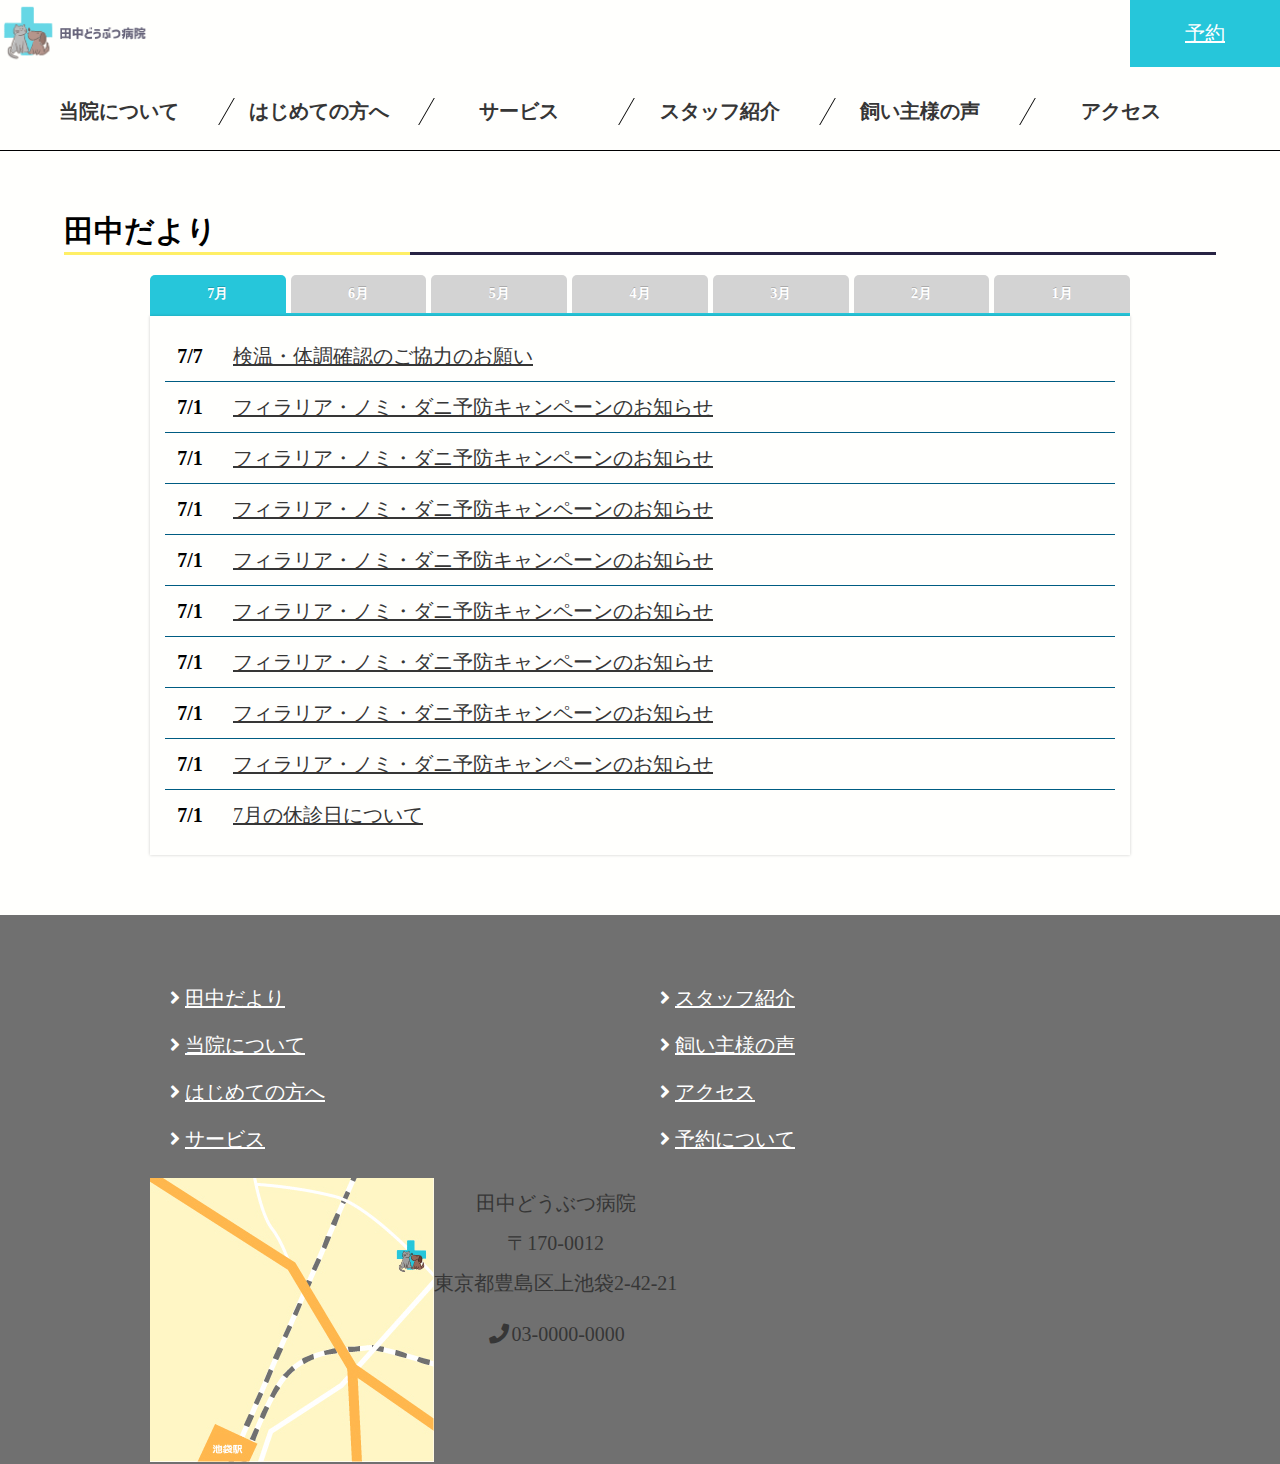
<file: news/index.html>
<!doctype html>
<html>
<head>
<meta http-equiv="Content-Type" content="text/html; charset=utf-8">
<meta name="viewport" content="width=device-width, initial-scale=1.0">
<link rel="stylesheet" href="../style.css">
	 <script src="https://code.jquery.com/jquery-3.2.1.min.js"></script> 
	<link href="https://use.fontawesome.com/releases/v5.6.1/css/all.css" rel="stylesheet">
<title>お知らせ</title>
</head>
<body>
	<header class="top">
		<div class="logo"><a href="../index.html"><img src="../image/logo.png" alt="田中どうぶつ病院" /></a></div>
		<div class="top_right"><div class="yoyaku_button"><a href="../yoyaku.html">予約</a></div></div>
		<div class="nav">
			<ul>
				<li><a href="../about.html">当院について</a></li>
				<li><a href="../flow.html">はじめての方へ</a></li>
				<li><a href="../service.html">サービス</a></li>
				<li><a href="../staff.html">スタッフ紹介</a></li>
				<li><a href="../voice.html">飼い主様の声</a></li>
				<li><a href="../access.html">アクセス</a></li>
			</ul>
		</div>
		<div class="hamburger-menu">
        <input type="checkbox" id="menu-btn-check">
        <label for="menu-btn-check" class="menu-btn"><span></span></label>
			<!--ここからメニュー-->
        <div class="menu-content">
            <ul>
                <li><a href="about.html">当院について</a></li>
				<li><a href="flow.html">はじめての方へ</a></li>
				<li><a href="service.html">サービス</a></li>
				<li><a href="staff.html">スタッフ紹介</a></li>
				<li><a href="voice.html">飼い主様の声</a></li>
				<li><a href="access.html">アクセス</a></li>
				<li><a href="yoyaku.html">予約について</a></li>
            </ul>
        </div>
        <!--ここまでメニュー-->
    </div>
    </header>
	<h1 class="clear">田中だより</h1>
	<section class="con980">
		<div class="tab-wrap">
			<input id="TAB-07" type="radio" name="TAB" class="tab-switch" checked="checked" /><label class="tab-label" for="TAB-07">7月</label>
			<div class="tab-content">
				<div id="news-area">
					<dl>
						<dt>7/7</dt><dd><span class="title"><a href="#" target="_top">検温・体調確認のご協力のお願い</a></span></dd>
						<dt>7/1</dt><dd><span class="title"><a href="#" target="_top">フィラリア・ノミ・ダニ予防キャンペーンのお知らせ</a></span></dd>
						<dt>7/1</dt><dd><span class="title"><a href="#" target="_top">フィラリア・ノミ・ダニ予防キャンペーンのお知らせ</a></span></dd>
						<dt>7/1</dt><dd><span class="title"><a href="#" target="_top">フィラリア・ノミ・ダニ予防キャンペーンのお知らせ</a></span></dd>
						<dt>7/1</dt><dd><span class="title"><a href="#" target="_top">フィラリア・ノミ・ダニ予防キャンペーンのお知らせ</a></span></dd>
						<dt>7/1</dt><dd><span class="title"><a href="#" target="_top">フィラリア・ノミ・ダニ予防キャンペーンのお知らせ</a></span></dd>
						<dt>7/1</dt><dd><span class="title"><a href="#" target="_top">フィラリア・ノミ・ダニ予防キャンペーンのお知らせ</a></span></dd>
						<dt>7/1</dt><dd><span class="title"><a href="#" target="_top">フィラリア・ノミ・ダニ予防キャンペーンのお知らせ</a></span></dd>
						<dt>7/1</dt><dd><span class="title"><a href="#" target="_top">フィラリア・ノミ・ダニ予防キャンペーンのお知らせ</a></span></dd>
						<dt>7/1</dt><dd><span class="title"><a href="#" target="_top">7月の休診日について</a></span></dd>
					</dl>
					</div>
			</div>
			<input id="TAB-06" type="radio" name="TAB" class="tab-switch" /><label class="tab-label" for="TAB-06">6月</label>
			<div class="tab-content">
				<dl>
						<dt>6/30</dt><dd><span class="title"><a href="#" target="_top">検温・体調確認のご協力のお願い</a></span></dd>
						<dt>6/27</dt><dd><span class="title"><a href="#" target="_top">フィラリア・ノミ・ダニ予防キャンペーンのお知らせ</a></span></dd>
						<dt>6/25</dt><dd><span class="title"><a href="#" target="_top">フィラリア・ノミ・ダニ予防キャンペーンのお知らせ</a></span></dd>
						<dt>6/22</dt><dd><span class="title"><a href="#" target="_top">フィラリア・ノミ・ダニ予防キャンペーンのお知らせ</a></span></dd>
						<dt>6/22</dt><dd><span class="title"><a href="#" target="_top">フィラリア・ノミ・ダニ予防キャンペーンのお知らせ</a></span></dd>
						<dt>6/20</dt><dd><span class="title"><a href="#" target="_top">フィラリア・ノミ・ダニ予防キャンペーンのお知らせ</a></span></dd>
						<dt>6/15</dt><dd><span class="title"><a href="#" target="_top">フィラリア・ノミ・ダニ予防キャンペーンのお知らせ</a></span></dd>
						<dt>6/8</dt><dd><span class="title"><a href="#" target="_top">フィラリア・ノミ・ダニ予防キャンペーンのお知らせ</a></span></dd>
						<dt>6/2</dt><dd><span class="title"><a href="#" target="_top">フィラリア・ノミ・ダニ予防キャンペーンのお知らせ</a></span></dd>
						<dt>6/1</dt><dd><span class="title"><a href="#" target="_top">6月の休診日について</a></span></dd>
					</dl>
			</div>
			<input id="TAB-05" type="radio" name="TAB" class="tab-switch" /><label class="tab-label" for="TAB-05">5月</label>
			<div class="tab-content">
				<dl>
						<dt>5/31</dt><dd><span class="title"><a href="#" target="_top">検温・体調確認のご協力のお願い</a></span></dd>
						<dt>5/27</dt><dd><span class="title"><a href="#" target="_top">フィラリア・ノミ・ダニ予防キャンペーンのお知らせ</a></span></dd>
						<dt>5/25</dt><dd><span class="title"><a href="#" target="_top">フィラリア・ノミ・ダニ予防キャンペーンのお知らせ</a></span></dd>
						<dt>5/22</dt><dd><span class="title"><a href="#" target="_top">フィラリア・ノミ・ダニ予防キャンペーンのお知らせ</a></span></dd>
						<dt>5/22</dt><dd><span class="title"><a href="#" target="_top">フィラリア・ノミ・ダニ予防キャンペーンのお知らせ</a></span></dd>
						<dt>5/20</dt><dd><span class="title"><a href="#" target="_top">フィラリア・ノミ・ダニ予防キャンペーンのお知らせ</a></span></dd>
						<dt>5/15</dt><dd><span class="title"><a href="#" target="_top">フィラリア・ノミ・ダニ予防キャンペーンのお知らせ</a></span></dd>
						<dt>5/8</dt><dd><span class="title"><a href="#" target="_top">フィラリア・ノミ・ダニ予防キャンペーンのお知らせ</a></span></dd>
						<dt>5/2</dt><dd><span class="title"><a href="#" target="_top">フィラリア・ノミ・ダニ予防キャンペーンのお知らせ</a></span></dd>
						<dt>5/1</dt><dd><span class="title"><a href="#" target="_top">5月の休診日について</a></span></dd>
					</dl>
			</div>
			<input id="TAB-04" type="radio" name="TAB" class="tab-switch"/><label class="tab-label" for="TAB-04">4月</label>
			<div class="tab-content">
				<dl>
						<dt>4/30</dt><dd><span class="title"><a href="#" target="_top">検温・体調確認のご協力のお願い</a></span></dd>
						<dt>4/27</dt><dd><span class="title"><a href="#" target="_top">ゴールデンウィークの診療に関するお知らせ</a></span></dd>
						<dt>4/25</dt><dd><span class="title"><a href="#" target="_top">フィラリア・ノミ・ダニ予防キャンペーンのお知らせ</a></span></dd>
						<dt>4/22</dt><dd><span class="title"><a href="#" target="_top">フィラリア・ノミ・ダニ予防キャンペーンのお知らせ</a></span></dd>
						<dt>4/22</dt><dd><span class="title"><a href="#" target="_top">フィラリア・ノミ・ダニ予防キャンペーンのお知らせ</a></span></dd>
						<dt>4/20</dt><dd><span class="title"><a href="#" target="_top">フィラリア・ノミ・ダニ予防キャンペーンのお知らせ</a></span></dd>
						<dt>4/15</dt><dd><span class="title"><a href="#" target="_top">フィラリア・ノミ・ダニ予防キャンペーンのお知らせ</a></span></dd>
						<dt>4/8</dt><dd><span class="title"><a href="#" target="_top">フィラリア・ノミ・ダニ予防キャンペーンのお知らせ</a></span></dd>
						<dt>4/2</dt><dd><span class="title"><a href="#" target="_top">フィラリア・ノミ・ダニ予防キャンペーンのお知らせ</a></span></dd>
						<dt>4/1</dt><dd><span class="title"><a href="#" target="_top">4月の休診日について</a></span></dd>
					</dl>
			</div>
			<input id="TAB-03" type="radio" name="TAB" class="tab-switch"/><label class="tab-label" for="TAB-03">3月</label>
			<div class="tab-content">
				<dl>
						<dt>3/30</dt><dd><span class="title"><a href="#" target="_top">検温・体調確認のご協力のお願い</a></span></dd>
						<dt>3/27</dt><dd><span class="title"><a href="#" target="_top">フィラリア・ノミ・ダニ予防キャンペーンのお知らせ</a></span></dd>
						<dt>3/25</dt><dd><span class="title"><a href="#" target="_top">フィラリア・ノミ・ダニ予防キャンペーンのお知らせ</a></span></dd>
						<dt>3/22</dt><dd><span class="title"><a href="#" target="_top">フィラリア・ノミ・ダニ予防キャンペーンのお知らせ</a></span></dd>
						<dt>3/22</dt><dd><span class="title"><a href="#" target="_top">フィラリア・ノミ・ダニ予防キャンペーンのお知らせ</a></span></dd>
						<dt>3/20</dt><dd><span class="title"><a href="#" target="_top">フィラリア・ノミ・ダニ予防キャンペーンのお知らせ</a></span></dd>
						<dt>3/15</dt><dd><span class="title"><a href="#" target="_top">フィラリア・ノミ・ダニ予防キャンペーンのお知らせ</a></span></dd>
						<dt>3/8</dt><dd><span class="title"><a href="#" target="_top">フィラリア・ノミ・ダニ予防キャンペーンのお知らせ</a></span></dd>
						<dt>3/2</dt><dd><span class="title"><a href="#" target="_top">フィラリア・ノミ・ダニ予防キャンペーンのお知らせ</a></span></dd>
						<dt>3/1</dt><dd><span class="title"><a href="#" target="_top">3月の休診日について</a></span></dd>
					</dl>
			</div>
			<input id="TAB-02" type="radio" name="TAB" class="tab-switch"/><label class="tab-label" for="TAB-02">2月</label>
			<div class="tab-content">
				<dl>
						<dt>2/28</dt><dd><span class="title"><a href="#" target="_top">検温・体調確認のご協力のお願い</a></span></dd>
						<dt>2/27</dt><dd><span class="title"><a href="#" target="_top">フィラリア・ノミ・ダニ予防キャンペーンのお知らせ</a></span></dd>
						<dt>2/25</dt><dd><span class="title"><a href="#" target="_top">フィラリア・ノミ・ダニ予防キャンペーンのお知らせ</a></span></dd>
						<dt>2/22</dt><dd><span class="title"><a href="#" target="_top">フィラリア・ノミ・ダニ予防キャンペーンのお知らせ</a></span></dd>
						<dt>2/22</dt><dd><span class="title"><a href="#" target="_top">フィラリア・ノミ・ダニ予防キャンペーンのお知らせ</a></span></dd>
						<dt>2/20</dt><dd><span class="title"><a href="#" target="_top">フィラリア・ノミ・ダニ予防キャンペーンのお知らせ</a></span></dd>
						<dt>2/15</dt><dd><span class="title"><a href="#" target="_top">フィラリア・ノミ・ダニ予防キャンペーンのお知らせ</a></span></dd>
						<dt>2/8</dt><dd><span class="title"><a href="#" target="_top">フィラリア・ノミ・ダニ予防キャンペーンのお知らせ</a></span></dd>
						<dt>2/2</dt><dd><span class="title"><a href="#" target="_top">フィラリア・ノミ・ダニ予防キャンペーンのお知らせ</a></span></dd>
						<dt>2/1</dt><dd><span class="title"><a href="#" target="_top">2月の休診日について</a></span></dd>
					</dl>
			</div>
			<input id="TAB-01" type="radio" name="TAB" class="tab-switch"/><label class="tab-label" for="TAB-01">1月</label>
			<div class="tab-content">
				<dl>
						<dt>1/31</dt><dd><span class="title"><a href="#" target="_top">検温・体調確認のご協力のお願い</a></span></dd>
						<dt>1/27</dt><dd><span class="title"><a href="#" target="_top">フィラリア・ノミ・ダニ予防キャンペーンのお知らせ</a></span></dd>
						<dt>1/25</dt><dd><span class="title"><a href="#" target="_top">フィラリア・ノミ・ダニ予防キャンペーンのお知らせ</a></span></dd>
						<dt>1/22</dt><dd><span class="title"><a href="#" target="_top">フィラリア・ノミ・ダニ予防キャンペーンのお知らせ</a></span></dd>
						<dt>1/22</dt><dd><span class="title"><a href="#" target="_top">フィラリア・ノミ・ダニ予防キャンペーンのお知らせ</a></span></dd>
						<dt>1/20</dt><dd><span class="title"><a href="#" target="_top">フィラリア・ノミ・ダニ予防キャンペーンのお知らせ</a></span></dd>
						<dt>1/15</dt><dd><span class="title"><a href="#" target="_top">フィラリア・ノミ・ダニ予防キャンペーンのお知らせ</a></span></dd>
						<dt>1/8</dt><dd><span class="title"><a href="#" target="_top">フィラリア・ノミ・ダニ予防キャンペーンのお知らせ</a></span></dd>
						<dt>1/2</dt><dd><span class="title"><a href="#" target="_top">フィラリア・ノミ・ダニ予防キャンペーンのお知らせ</a></span></dd>
						<dt>1/1</dt><dd><span class="title"><a href="#" target="_top">1月の休診日について</a></span></dd>
					</dl>
			</div>
		</div>
		</section>
	<footer>
	<div class="con980">
		<div class="box-warraper">
			<div class="box-2">
				<ul>
					<li><a href="../news/index.html">田中だより</a></li>
					<li><a href="../about.html">当院について</a></li>
					<li><a href="../flow.html">はじめての方へ</a></li>
					<li><a href="../service.html">サービス</a></li>
				</ul>
			</div>
			<div class="box-2">
				<ul>
					<li><a href="../staff.html">スタッフ紹介</a></li>
					<li><a href="../voice.html">飼い主様の声</a></li>
					<li><a href="../access.html">アクセス</a></li>
					<li><a href="../yoyaku.html">予約について</a></li>
				</ul>
			</div>
			<div class="map">
				<img src="../image/map.jpg" alt="地図" width="100%">
			</div>
			<div class="access"><p class="map-title">田中どうぶつ病院</p>
				<p>〒170-0012</p>
				<p>東京都豊島区上池袋2-42-21</p>
				<br>
				<p><i class="fas fa-phone fa-fw"></i>03-0000-0000</p>
			</div>
		</div>
		</div>
	</footer>
	<script type="text/javascript">

                    $(function () {
                        $(".pagination").pagination({
                            items: 3,
                            displayedPages: 1,
                            prevText:"◀",
                            nextText:"▶",
                            cssStyle: 'light-theme',
                            onPageClick: function (currentPageNumber) {
                                showPage(currentPageNumber);
                            }
                        })
                    });
                    function showPage(currentPageNumber) {
                        var page = "#page-" + currentPageNumber;
                        $('.selection').hide();
                        $(page).show();
                    }

                </script>
</body>
</html>
</file>
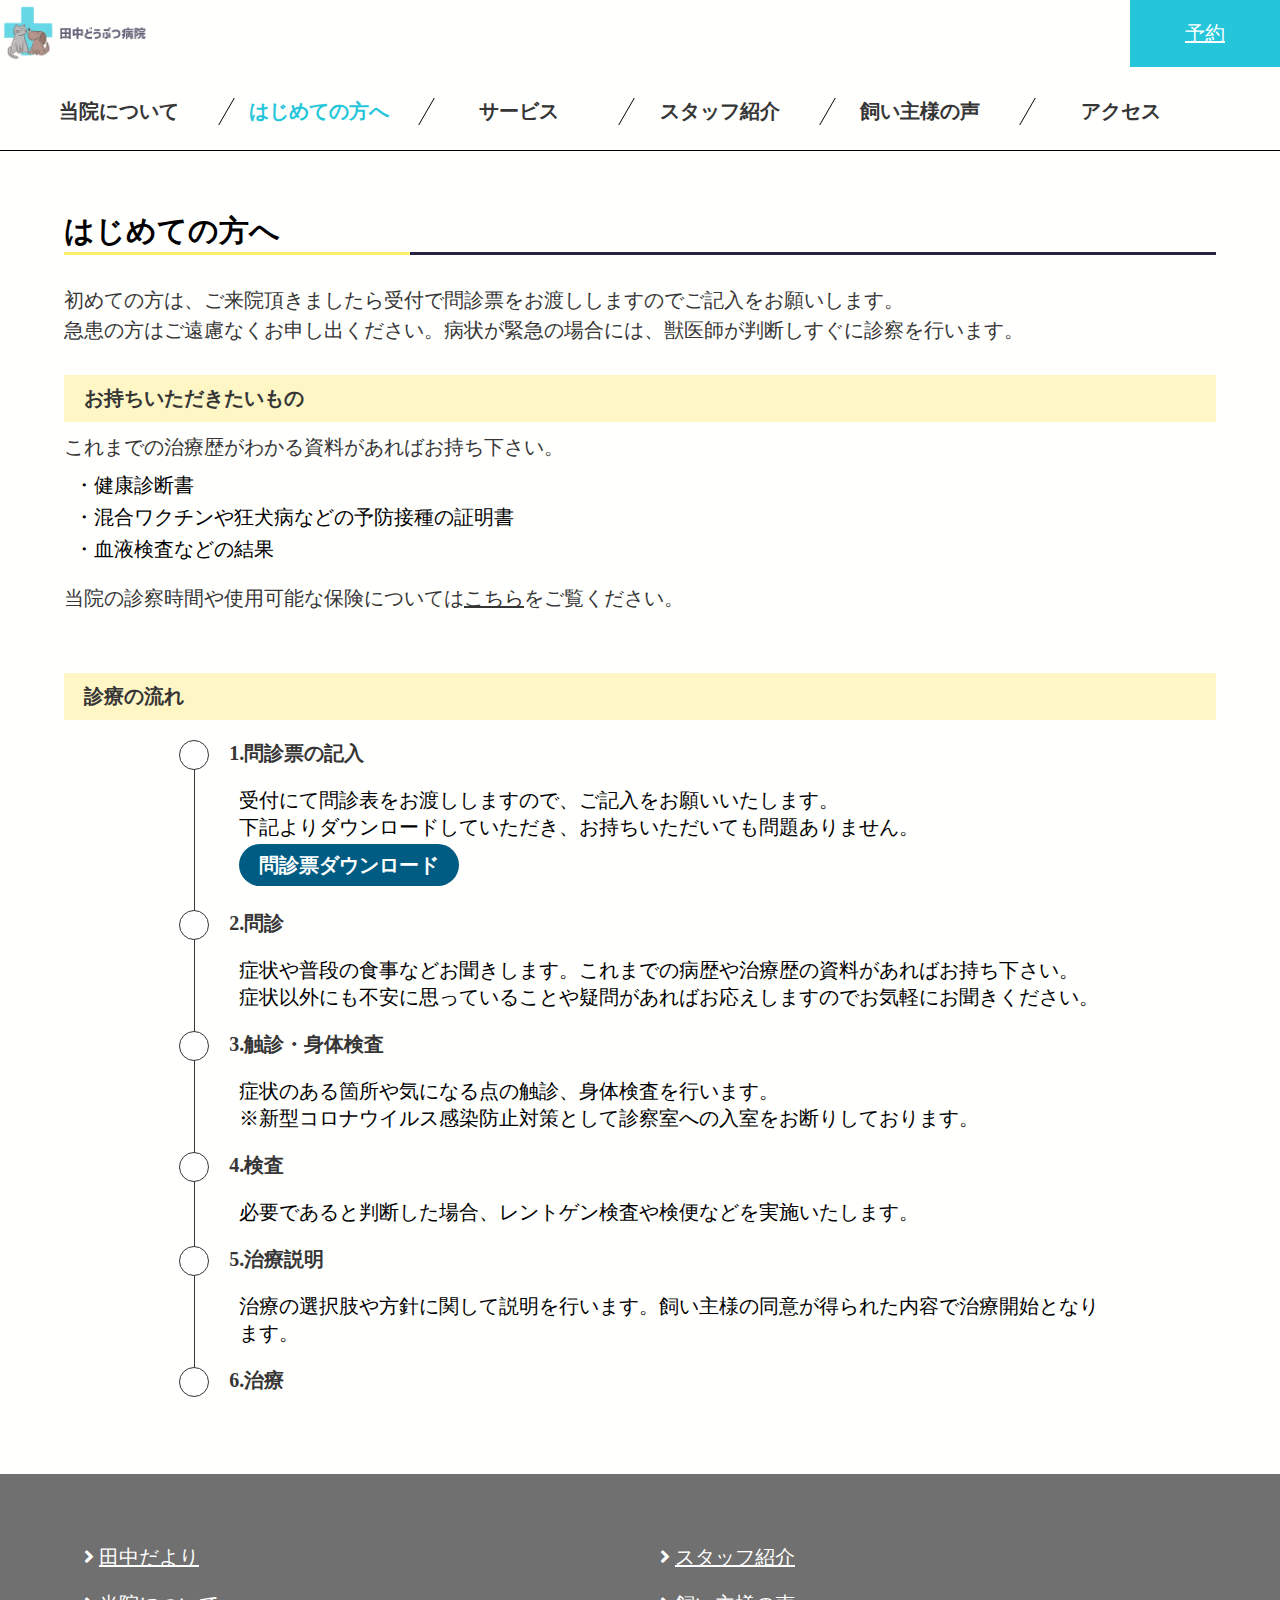
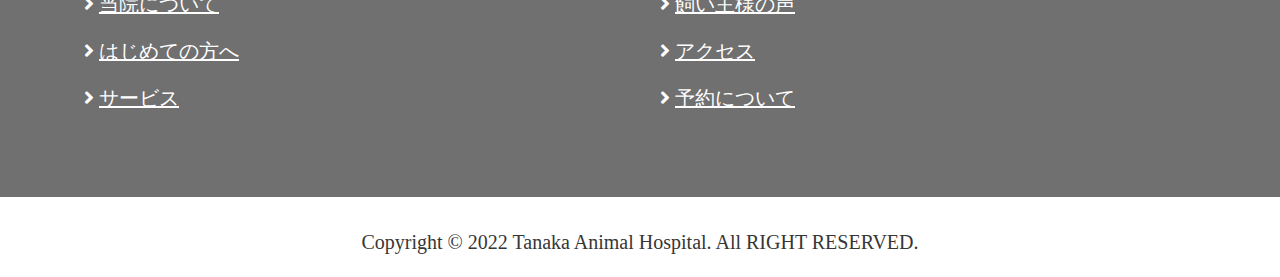
<file: flow.html>
<!DOCTYPE html>
<html lang="ja">

<head>
    <meta charset="UTF-8">
    <meta http-equiv="X-UA-Compatible" content="IE=edge">
    <meta name="viewport" content="width=device-width, initial-scale=1.0">
    <link rel="stylesheet" href="style.css">
    <link href="https://use.fontawesome.com/releases/v5.6.1/css/all.css" rel="stylesheet">
    <script src="https://code.jquery.com/jquery-3.4.1.min.js" integrity="sha256-CSXorXvZcTkaix6Yvo6HppcZGetbYMGWSFlBw8HfCJo=" crossorigin="anonymous"></script>
    <link rel="stylesheet" href="https://use.fontawesome.com/releases/v5.6.4/css/all.css">
    <link rel="shortcut icon" href="image/icon.ico">
    <title>はじめての方へ | 田中どうぶつ病院</title>
</head>

<body>
    <header class="top">
		<div class="logo"><a href="index.html"><img src="image/logo.png" alt="田中どうぶつ病院" /></a></div>
		<div class="top_right">
			<div class="yoyaku_button"><a href="yoyaku.html">予約</a></div>
		</div>
		<div class="nav">
			<ul>
				<li><a href="about.html">当院について</a></li>
				<li class="here"><a href="flow.html">はじめての方へ</a></li>
				<li><a href="service.html">サービス</a></li>
				<li><a href="staff.html">スタッフ紹介</a></li>
				<li><a href="voice.html">飼い主様の声</a></li>
				<li><a href="access.html">アクセス</a></li>
			</ul>
		</div>
		<div class="hamburger-menu">
        <input type="checkbox" id="menu-btn-check">
        <label for="menu-btn-check" class="menu-btn"><span></span></label>
			<!--ここからメニュー-->
        <div class="menu-content">
            <ul>
                <li><a href="about.html">当院について</a></li>
				<li><a href="flow.html">はじめての方へ</a></li>
				<li><a href="service.html">サービス</a></li>
				<li><a href="staff.html">スタッフ紹介</a></li>
				<li><a href="voice.html">飼い主様の声</a></li>
				<li><a href="access.html">アクセス</a></li>
				<li><a href="yoyaku.html">予約について</a></li>
            </ul>
        </div>
        <!--ここまでメニュー-->
    </div>
	</header>
    <main class="clear">
        <h1>はじめての方へ</h1>
		<section class="con1300">
			<p class="pt-20">初めての方は、ご来院頂きましたら受付で問診票をお渡ししますのでご記入をお願いします。<br>急患の方はご遠慮なくお申し出ください。病状が緊急の場合には、獣医師が判断しすぐに診察を行います。</p>
			<h3 class="mt-30">お持ちいただきたいもの</h3>
			<p>これまでの治療歴がわかる資料があればお持ち下さい。</p>
			<ul class="dots mt-10">
				<li>健康診断書</li>
				<li>混合ワクチンや狂犬病などの予防接種の証明書</li>
				<li>血液検査などの結果</li>
			</ul>
			<p class="mt-20">
				当院の診察時間や使用可能な保険については<a href="about.html">こちら</a>をご覧ください。
			</p>
            <h3 class="mt-60">診療の流れ</h3>
            <div class="stepbar">

				<div class="stepbarwrap">
					<div class="steptitle">
						<span class="stepcircle"></span>
						<span class="stepnum">1.問診票の記入</span>
					</div>
					<div class="steptxt">
						<span class="txt">受付にて問診表をお渡ししますので、ご記入をお願いいたします。<br>下記よりダウンロードしていただき、お持ちいただいても問題ありません。</span><br><br>
                        <a class="btn" href="#">問診票ダウンロード</a>
                        <br>
                        <br>
					</div>
					<span class="stepline"></span>
				</div>

				<div class="stepbarwrap">
					<div class="steptitle">
						<span class="stepcircle"></span>
						<span class="stepnum">2.問診</span>
					</div>
					<div class="steptxt">
						<span class="txt">症状や普段の食事などお聞きします。これまでの病歴や治療歴の資料があればお持ち下さい。<br>症状以外にも不安に思っていることや疑問があればお応えしますのでお気軽にお聞きください。
						</span>
					</div>
					<span class="stepline"></span>
				</div>

				<div class="stepbarwrap">
					<div class="steptitle">
						<span class="stepcircle"></span>
						<span class="stepnum">3.触診・身体検査</span>
					</div>
					<div class="steptxt">
						<span class="txt">症状のある箇所や気になる点の触診、身体検査を行います。<br>※新型コロナウイルス感染防止対策として診察室への入室をお断りしております。</span>
					</div>
					<span class="stepline"></span>
				</div>

				<div class="stepbarwrap">
					<div class="steptitle">
						<span class="stepcircle"></span>
						<span class="stepnum">4.検査</span>
					</div>
					<div class="steptxt">
						<span class="txt">必要であると判断した場合、レントゲン検査や検便などを実施いたします。</span>
					</div>
					<span class="stepline"></span>
				</div>

                <div class="stepbarwrap">
					<div class="steptitle">
						<span class="stepcircle"></span>
						<span class="stepnum">5.治療説明</span>
					</div>
					<div class="steptxt">
						<span class="txt">治療の選択肢や方針に関して説明を行います。飼い主様の同意が得られた内容で治療開始となります。</span>
					</div>
					<span class="stepline"></span>
				</div>

                <div class="stepbarwrap">
					<div class="steptitle">
						<span class="stepcircle"></span>
						<span class="stepnum">6.治療</span>
					</div>
					<div class="steptxt">
						<span class="txt"></span>
					</div>
					<span class="stepline"></span>
				</div>

			</div>
		</section>
		<div id="page_top"><a href="#"></a></div>
    </main>
    <footer>
		<div class="con1300 pb-60">
			<div class="box-warraper">
				<div class="box-2">
					<ul>
						<li><a href="news/index.html">田中だより</a></li>
						<li><a href="about.html">当院について</a></li>
						<li><a href="flow.html">はじめての方へ</a></li>
						<li><a href="service.html">サービス</a></li>
					</ul>
				</div>
				<div class="box-2">
					<ul>
						<li><a href="staff.html">スタッフ紹介</a></li>
						<li><a href="voice.html">飼い主様の声</a></li>
						<li><a href="access.html">アクセス</a></li>
						<li><a href="yoyaku.html">予約について</a></li>
					</ul>
				</div>
			</div>
		</div>
		<div id="copyright">
			<p>Copyright © 2022 Tanaka Animal Hospital. All RIGHT RESERVED.</p>
		</div>
	</footer>
    <script type="text/javascript" src="js/anchor.js"></script>
</body>

</html>
</file>
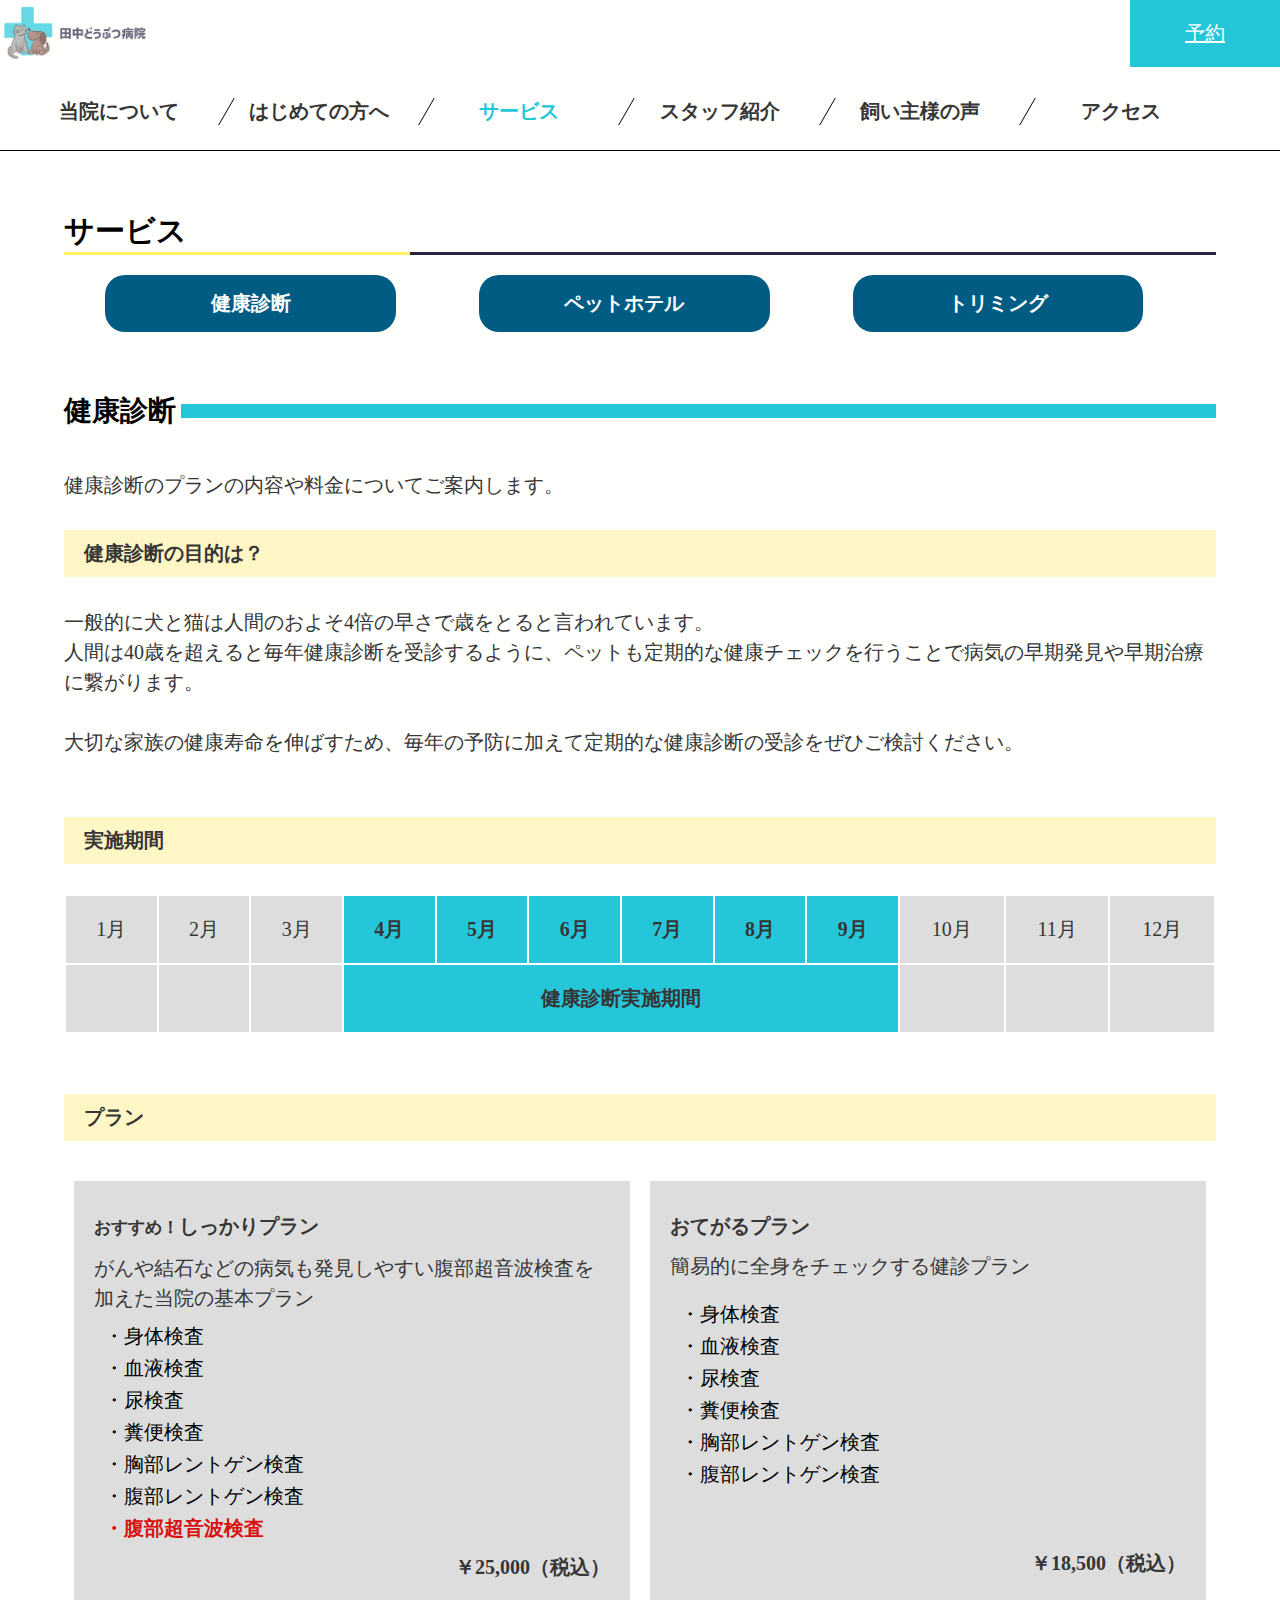
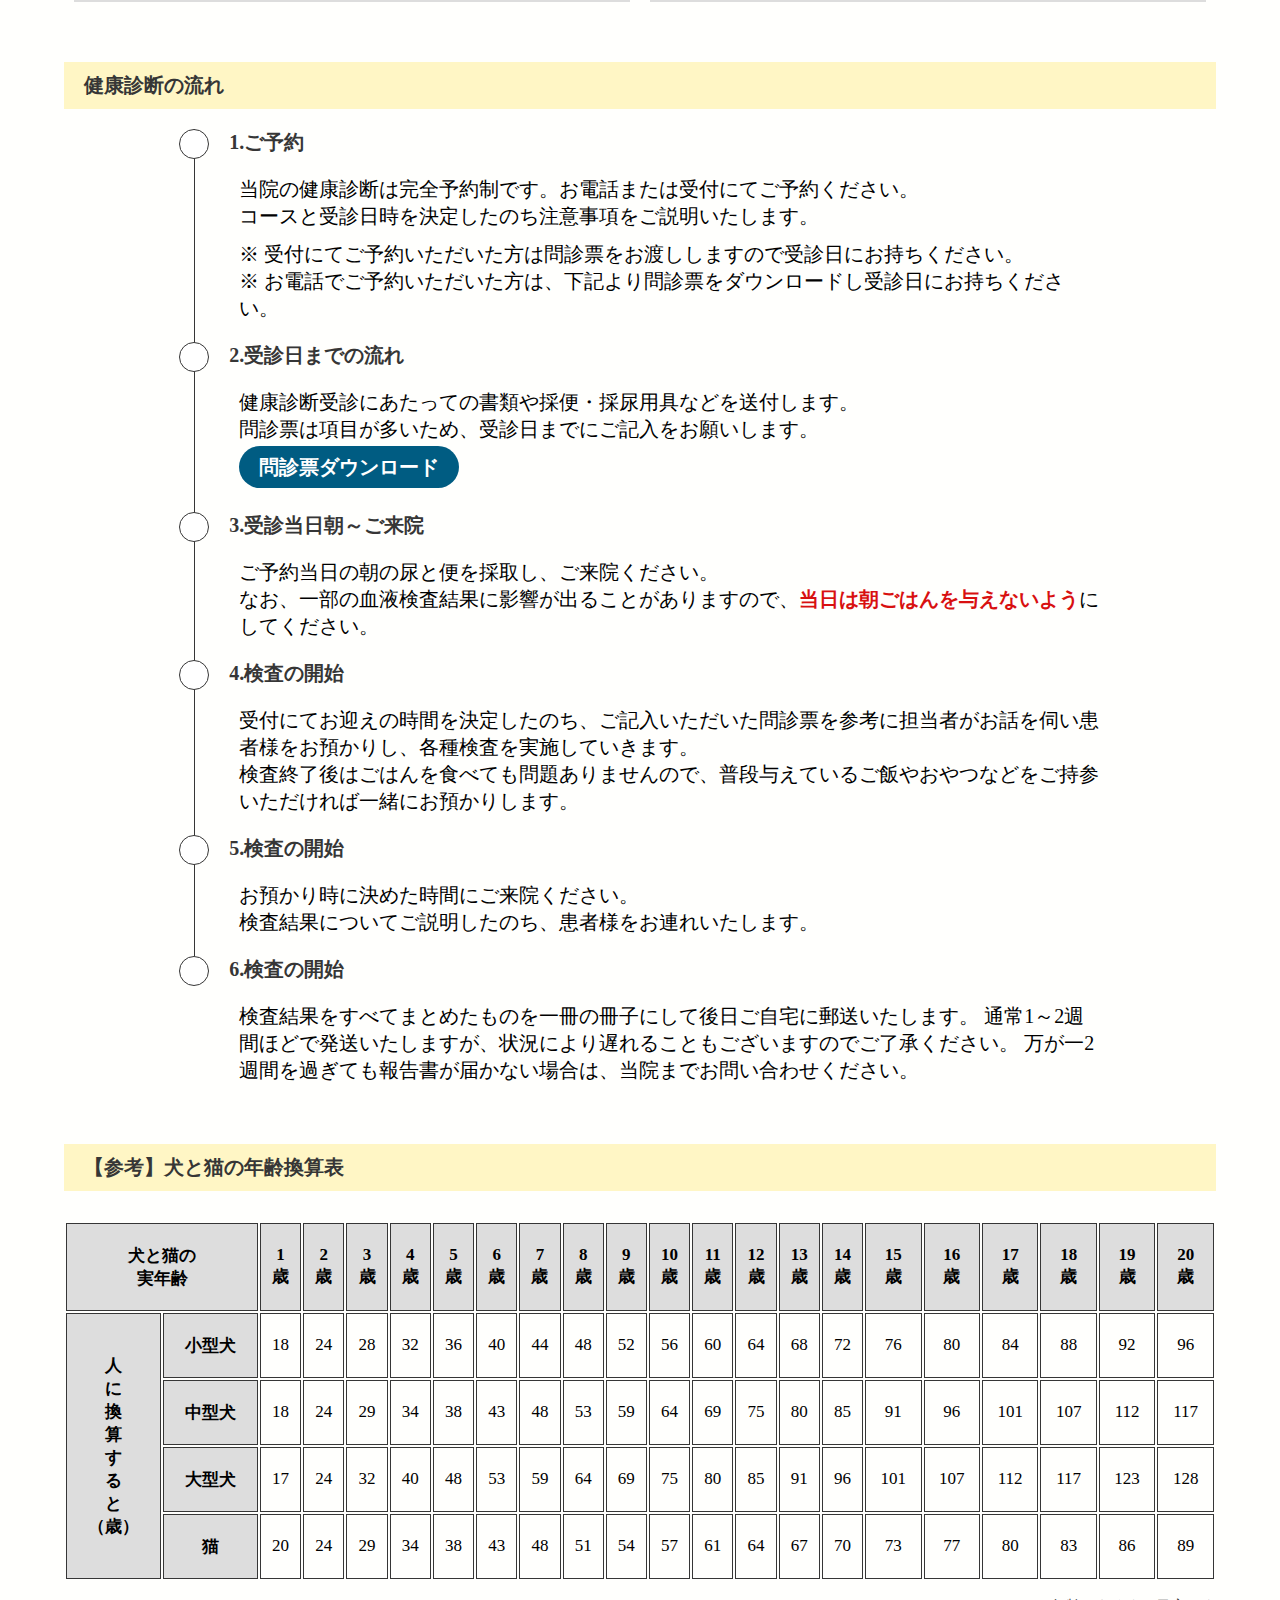
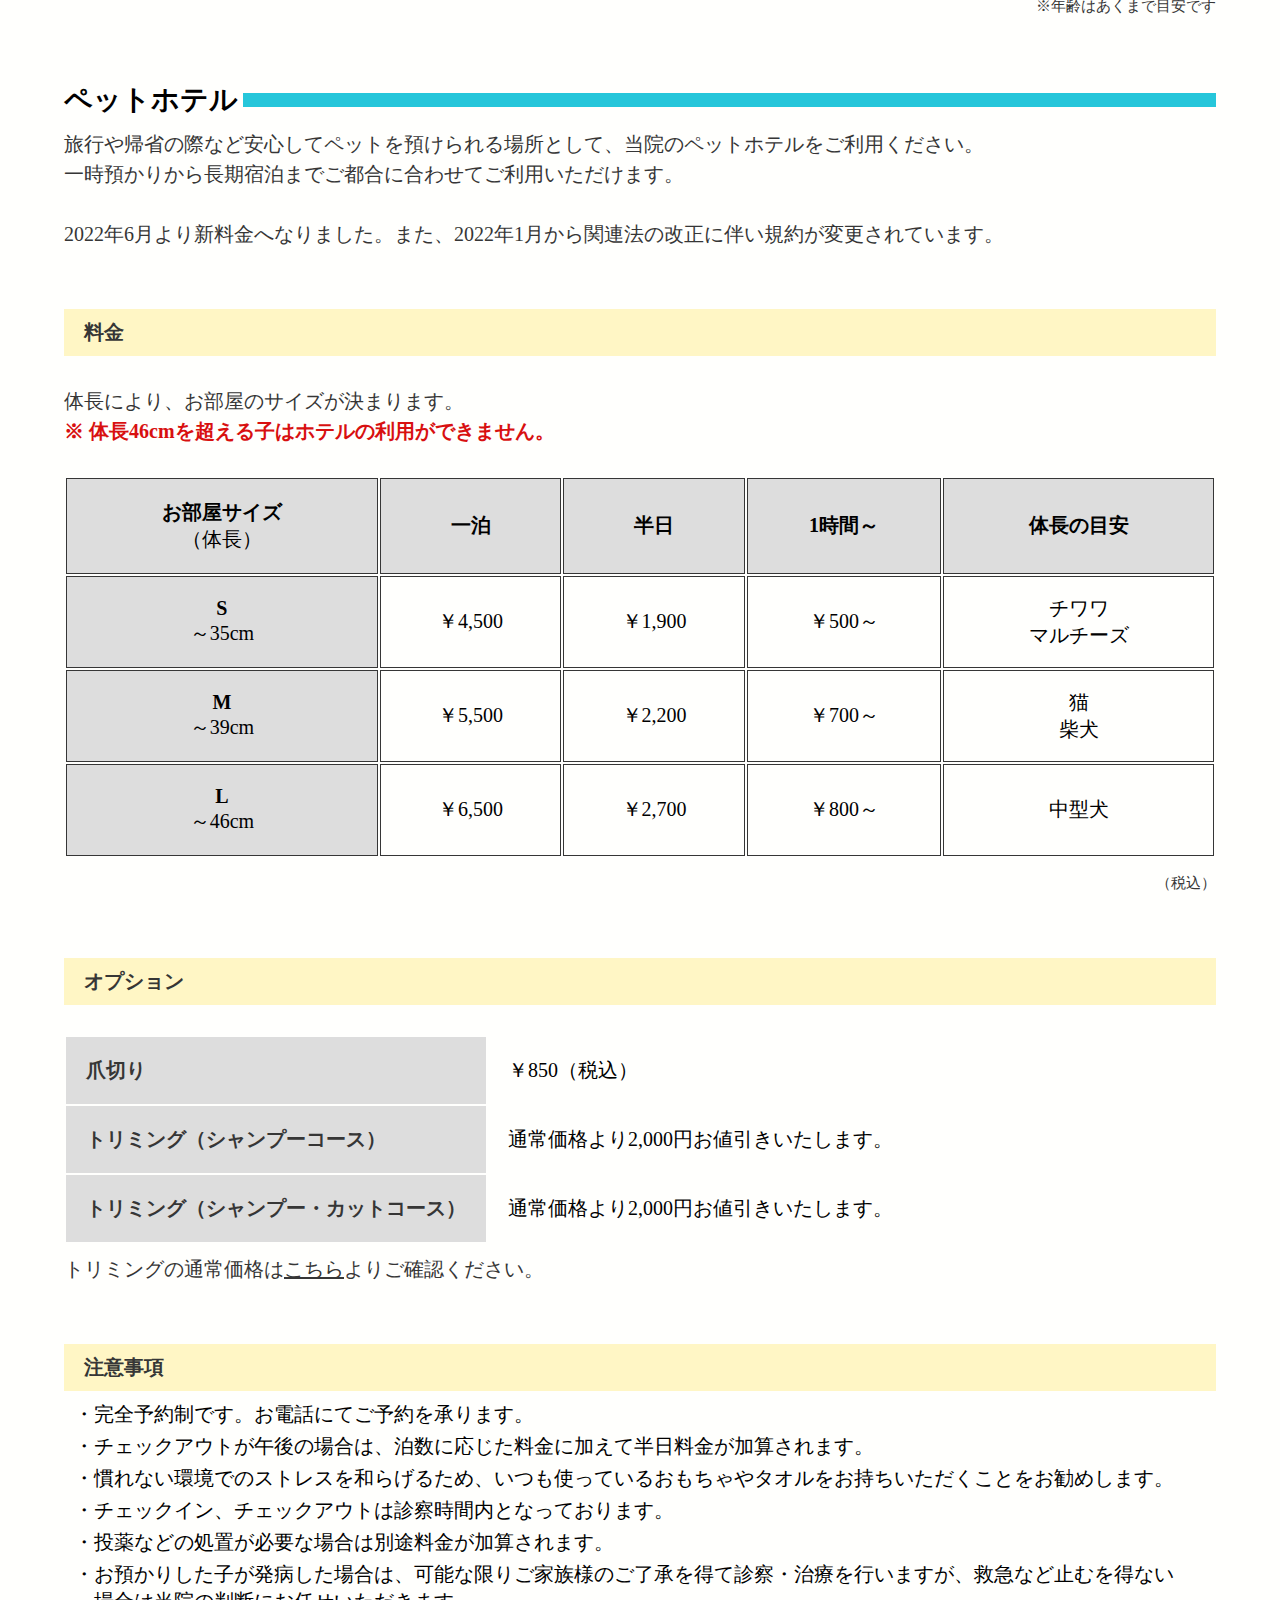
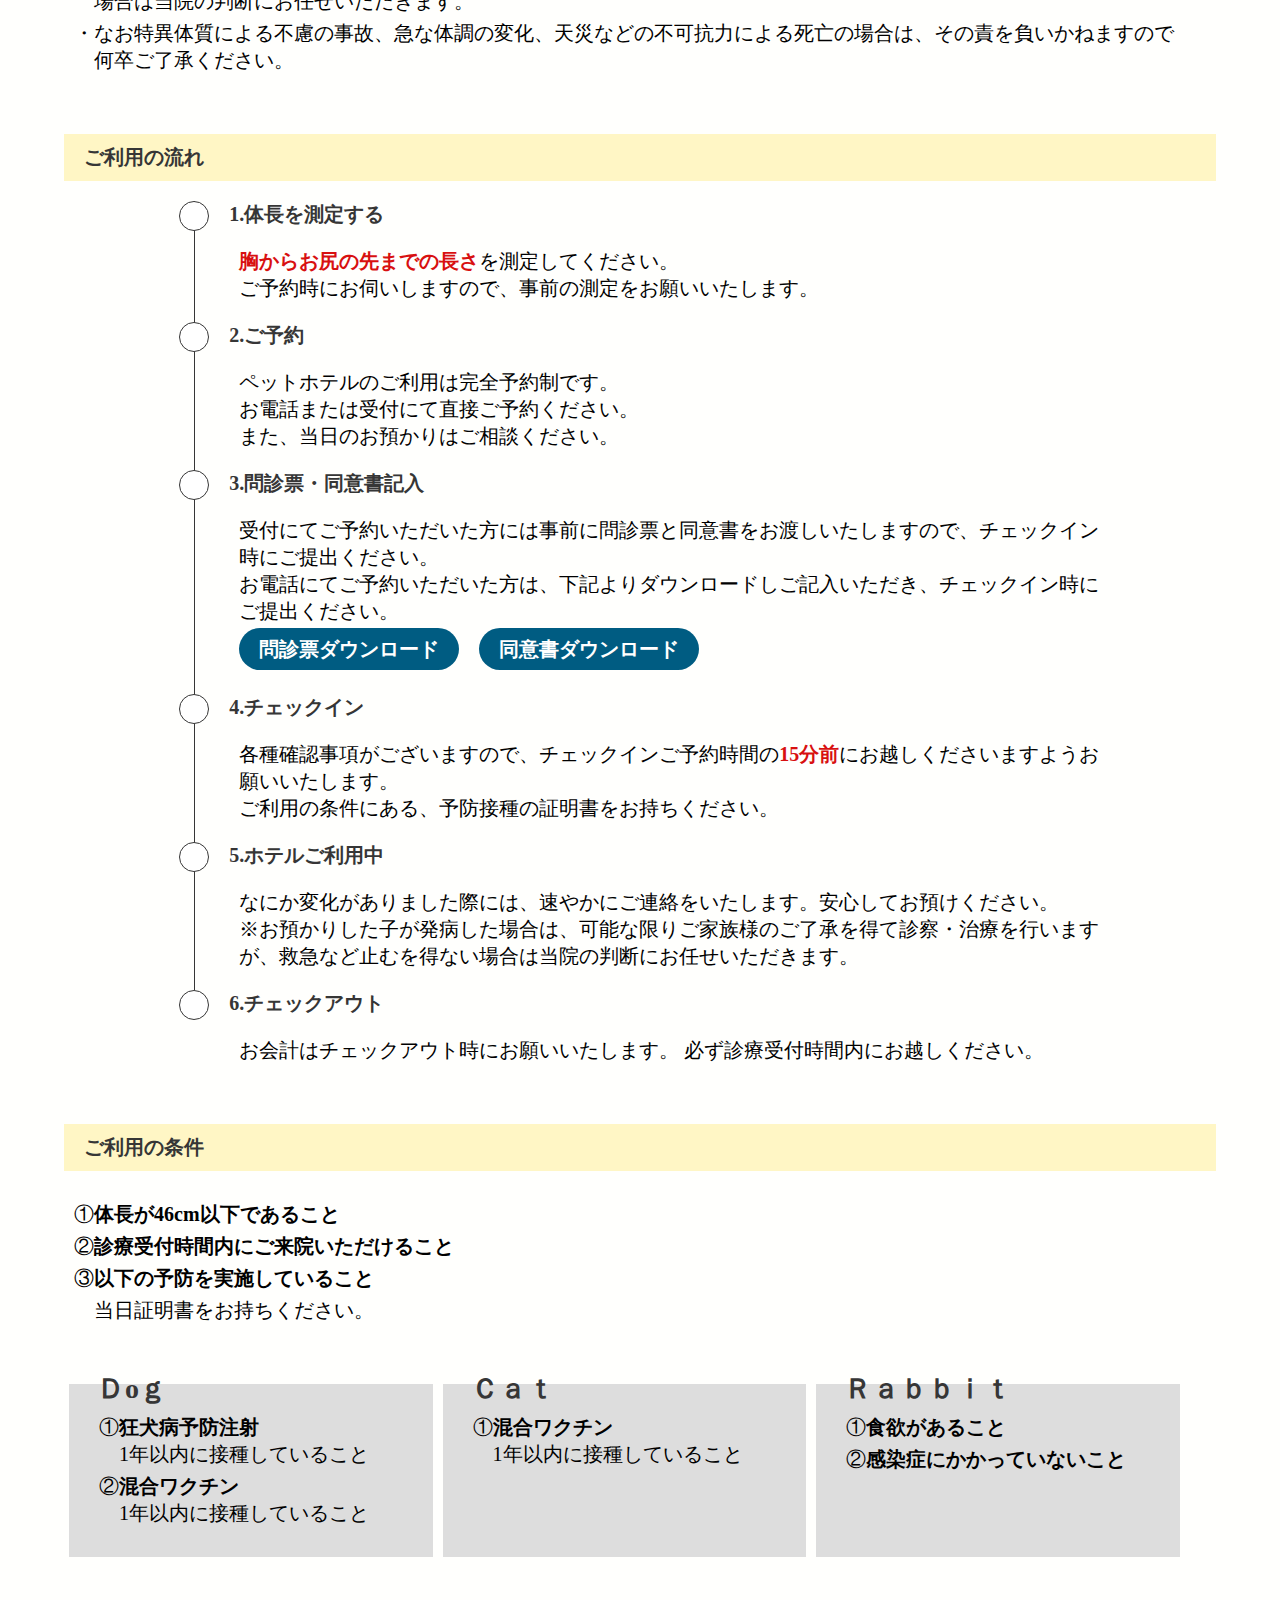
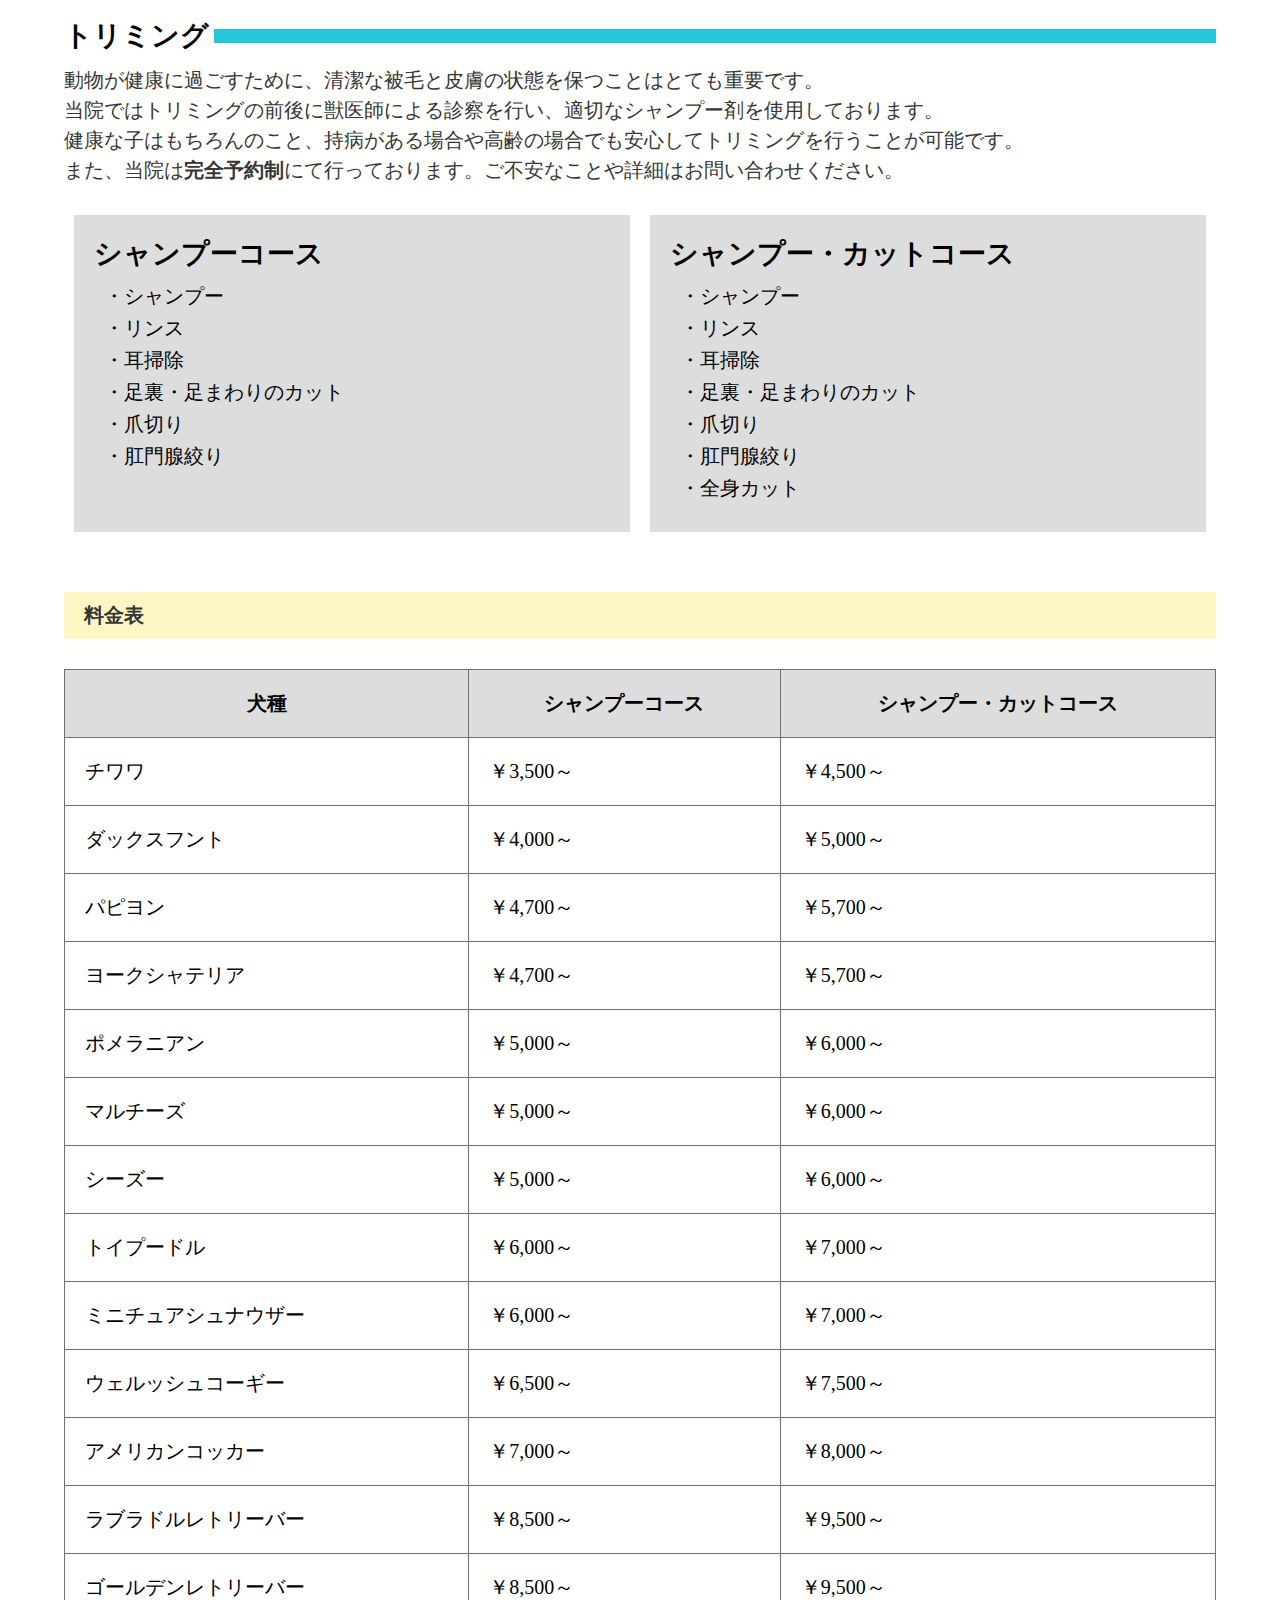
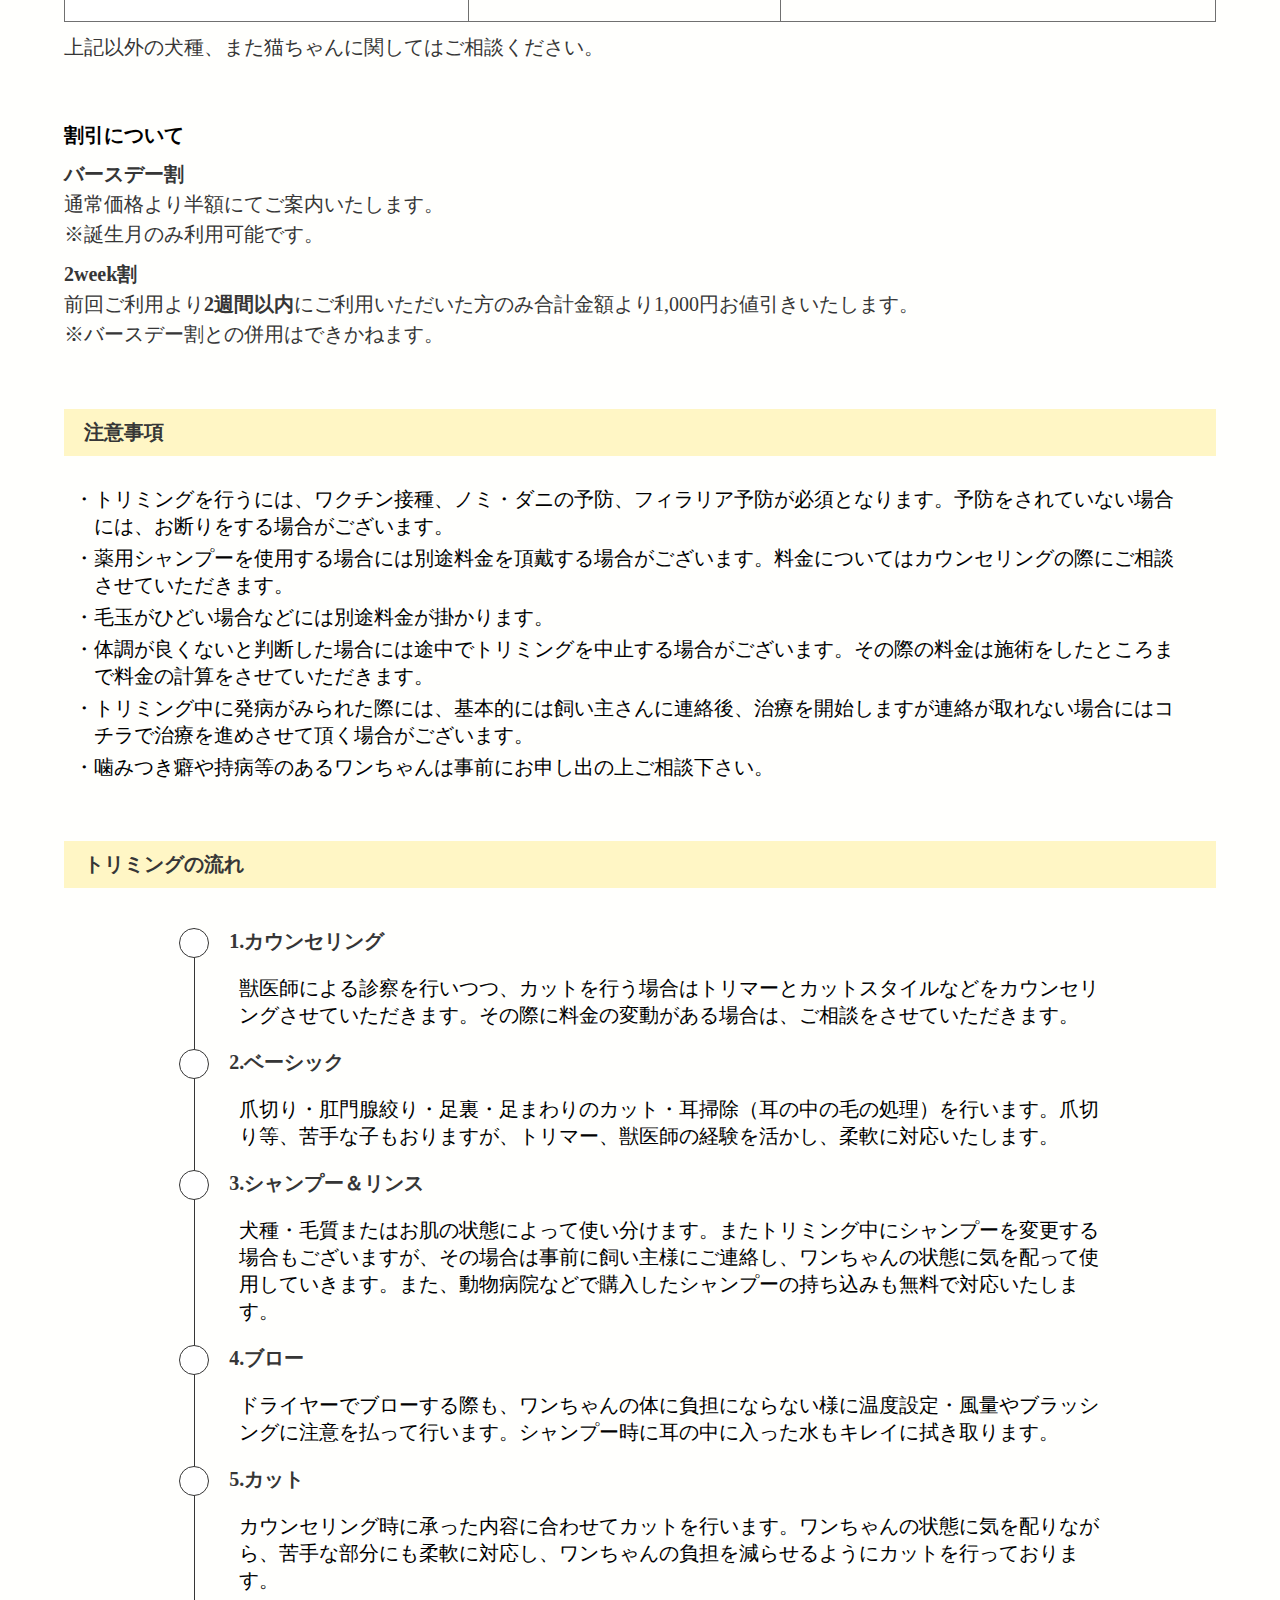
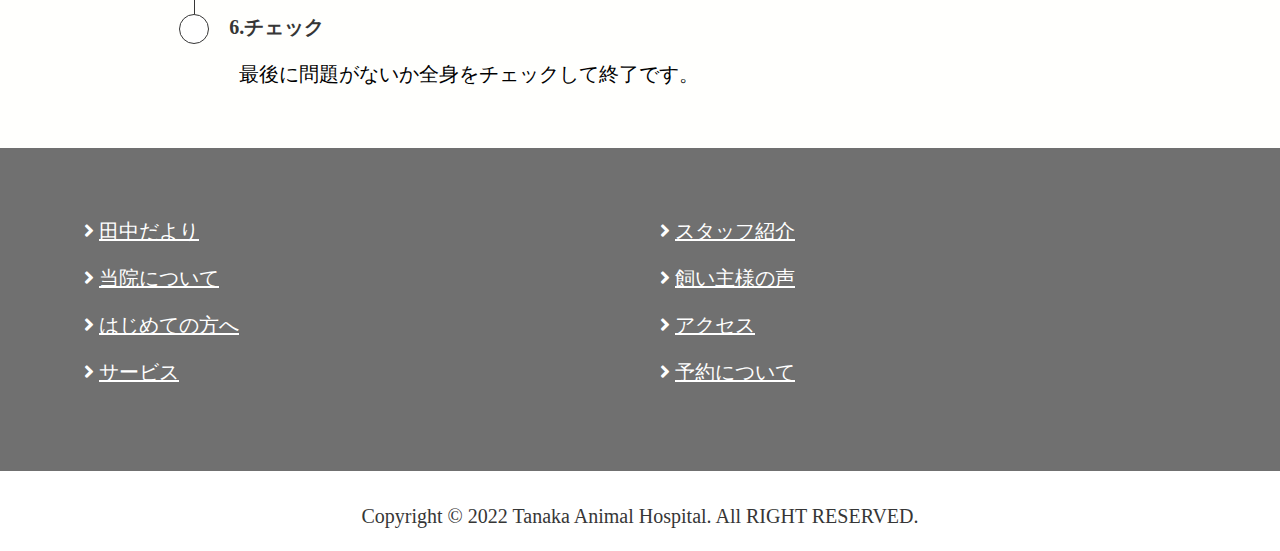
<file: service.html>
<!DOCTYPE html>
<html lang="ja">

<head>
	<meta charset="UTF-8">
	<meta http-equiv="X-UA-Compatible" content="IE=edge">
	<meta name="viewport" content="width=device-width, initial-scale=1.0">
	<link rel="stylesheet" href="style.css">
	<link href="https://use.fontawesome.com/releases/v5.6.1/css/all.css" rel="stylesheet">
	<script src="https://code.jquery.com/jquery-3.4.1.min.js"
		integrity="sha256-CSXorXvZcTkaix6Yvo6HppcZGetbYMGWSFlBw8HfCJo=" crossorigin="anonymous"></script>
	<link rel="stylesheet" href="https://use.fontawesome.com/releases/v5.6.4/css/all.css">
	<link rel="shortcut icon" href="image/icon.ico">
	<title>サービス | 田中どうぶつ病院</title>
</head>

<body>
	<header class="top">
		<div class="logo"><a href="index.html"><img src="image/logo.png" alt="田中どうぶつ病院" /></a></div>
		<div class="top_right">
			<div class="yoyaku_button"><a href="yoyaku.html">予約</a></div>
		</div>
		<div class="nav">
			<ul>
				<li><a href="about.html">当院について</a></li>
				<li><a href="flow.html">はじめての方へ</a></li>
				<li class="here"><a href="service.html">サービス</a></li>
				<li><a href="staff.html">スタッフ紹介</a></li>
				<li><a href="voice.html">飼い主様の声</a></li>
				<li><a href="access.html">アクセス</a></li>
			</ul>
		</div>
		<div class="hamburger-menu">
			<input type="checkbox" id="menu-btn-check">
			<label for="menu-btn-check" class="menu-btn"><span></span></label>
			<!--ここからメニュー-->
			<div class="menu-content">
				<ul>
					<li><a href="about.html">当院について</a></li>
					<li><a href="flow.html">はじめての方へ</a></li>
					<li><a href="service.html">サービス</a></li>
					<li><a href="staff.html">スタッフ紹介</a></li>
					<li><a href="voice.html">飼い主様の声</a></li>
					<li><a href="access.html">アクセス</a></li>
					<li><a href="yoyaku.html">予約について</a></li>
				</ul>
			</div>
			<!--ここまでメニュー-->
		</div>
	</header>
	<main class="clear">
		<h1>サービス</h1>
		<section class="con1300 pt-20">
			<div class="box-warraper">
				<div class="box-3">
					<a href="#health" class="btn">健康診断</a>
				</div>
				<div class="box-3">
					<a href="#hotel" class="btn">ペットホテル</a>
				</div>
				<div class="box-3">
					<a href="#trimming" class="btn">トリミング</a>
				</div>
			</div>
		</section>
		<section class="con1300 pt-60" id="health">
			<h2>健康診断</h2>
			<p class="pt-30">健康診断のプランの内容や料金についてご案内します。</p>
			<h3 class="mt-30">健康診断の目的は？</h3>
			<p class="pt-20">一般的に犬と猫は人間のおよそ4倍の早さで歳をとると言われています。<br>
				人間は40歳を超えると毎年健康診断を受診するように、ペットも定期的な健康チェックを行うことで病気の早期発見や早期治療に繋がります。<br>
				<br>
				大切な家族の健康寿命を伸ばすため、毎年の予防に加えて定期的な健康診断の受診をぜひご検討ください。
			</p>
			<h3 class="mt-60">実施期間</h3>
			<div class="only-sp">
				<table class="table_type03 mt-30">
					<tr>
						<th>1月</th>
						<td></td>
					</tr>
					<tr>
						<th>2月</th>
						<td></td>
					</tr>
					<tr>
						<th>3月</th>
						<td></td>
					</tr>
					<tr>
						<th class="jissi">4月</th>
						<td rowspan="6" class="jissi">健康診断実施期間</td>
					</tr>
					<tr>
						<th class="jissi">5月</th>
					</tr>
					<tr>
						<th class="jissi">6月</th>
					</tr>
					<tr>
						<th class="jissi">7月</th>
					</tr>
					<tr>
						<th class="jissi">8月</th>
					</tr>
					<tr>
						<th class="jissi">9月</th>
					</tr>
					<tr>
						<th>10月</th>
						<td></td>
					</tr>
					<tr>
						<th>11月</th>
						<td></td>
					</tr>
					<tr>
						<th>12月</th>
						<td></td>
					</tr>
				</table>
			</div>
			<div class="only-pc">
				<table class="table_type03 mt-30">
					<tr>
						<th>1月</th>
						<th>2月</th>
						<th>3月</th>
						<th class="jissi">4月</th>
						<th class="jissi">5月</th>
						<th class="jissi">6月</th>
						<th class="jissi">7月</th>
						<th class="jissi">8月</th>
						<th class="jissi">9月</th>
						<th>10月</th>
						<th>11月</th>
						<th>12月</th>
					</tr>
					<tr class="ta-center">
						<td></td>
						<td></td>
						<td></td>
						<td colspan="6" class="jissi">健康診断実施期間</td>
						<td></td>
						<td></td>
						<td></td>
					</tr>
				</table>
			</div>
			<h3 class="mt-60">プラン</h3>
			<div class="box-warraper pt-30">
				<div class="box-2 box_type02 ta-left">
					<p class="fw-bold mt-10"><span class="fs-85">おすすめ！</span>しっかりプラン</p>
					<p class="mt-10">がんや結石などの病気も発見しやすい腹部超音波検査を加えた当院の基本プラン</p>
					<ul class="dots mt-10">
						<li>身体検査</li>
						<li>血液検査</li>
						<li>尿検査</li>
						<li>糞便検査</li>
						<li>胸部レントゲン検査</li>
						<li>腹部レントゲン検査</li>
						<li class="fc-red">腹部超音波検査</li>
					</ul>
					<p class="ta-right fw-bold">￥25,000（税込）</p>
				</div>
				<div class="box-2 box_type02 ta-left">
					<p class="fw-bold mt-10">おてがるプラン</p>
					<p class="mt-10">簡易的に全身をチェックする健診プラン</p>
					<ul class="dots mt-20">
						<li>身体検査</li>
						<li>血液検査</li>
						<li>尿検査</li>
						<li>糞便検査</li>
						<li>胸部レントゲン検査</li>
						<li>腹部レントゲン検査</li>
					</ul>
					<p class="ta-right fw-bold mt-60">￥18,500（税込）</p>
				</div>
			</div>
			<h3 class="mt-60">健康診断の流れ</h3>
			<div class="stepbar">

				<div class="stepbarwrap">
					<div class="steptitle">
						<span class="stepcircle"></span>
						<span class="stepnum">1.ご予約</span>
					</div>
					<div class="steptxt">
						<span
							class="txt">当院の健康診断は完全予約制です。お電話または受付にてご予約ください。<br>コースと受診日時を決定したのち注意事項をご説明いたします。</span><br><br>
						<span class="txt">※ 受付にてご予約いただいた方は問診票をお渡ししますので受診日にお持ちください。<br>※
							お電話でご予約いただいた方は、下記より問診票をダウンロードし受診日にお持ちください。</span>
					</div>
					<span class="stepline"></span>
				</div>

				<div class="stepbarwrap">
					<div class="steptitle">
						<span class="stepcircle"></span>
						<span class="stepnum">2.受診日までの流れ</span>
					</div>
					<div class="steptxt">
						<span
							class="txt">健康診断受診にあたっての書類や採便・採尿用具などを送付します。<br>問診票は項目が多いため、受診日までにご記入をお願いします。</span><br><br>
						<a class="btn" href="#">問診票ダウンロード</a>
						<br>
						<br>
					</div>
					<span class="stepline"></span>
				</div>

				<div class="stepbarwrap">
					<div class="steptitle">
						<span class="stepcircle"></span>
						<span class="stepnum">3.受診当日朝～ご来院</span>
					</div>
					<div class="steptxt">
						<span class="txt">ご予約当日の朝の尿と便を採取し、ご来院ください。<br>なお、一部の血液検査結果に影響が出ることがありますので、<span
								class="fc-red">当日は朝ごはんを与えないよう</span>にしてください。
					</div>
					<span class="stepline"></span>
				</div>

				<div class="stepbarwrap">
					<div class="steptitle">
						<span class="stepcircle"></span>
						<span class="stepnum">4.検査の開始</span>
					</div>
					<div class="steptxt">
						<span
							class="txt">受付にてお迎えの時間を決定したのち、ご記入いただいた問診票を参考に担当者がお話を伺い患者様をお預かりし、各種検査を実施していきます。<br>検査終了後はごはんを食べても問題ありませんので、普段与えているご飯やおやつなどをご持参いただければ一緒にお預かりします。</span>
					</div>
					<span class="stepline"></span>
				</div>

				<div class="stepbarwrap">
					<div class="steptitle">
						<span class="stepcircle"></span>
						<span class="stepnum">5.検査の開始</span>
					</div>
					<div class="steptxt">
						<span class="txt">お預かり時に決めた時間にご来院ください。<br>検査結果についてご説明したのち、患者様をお連れいたします。</span>
					</div>
					<span class="stepline"></span>
				</div>

				<div class="stepbarwrap">
					<div class="steptitle">
						<span class="stepcircle"></span>
						<span class="stepnum">6.検査の開始</span>
					</div>
					<div class="steptxt">
						<span class="txt">検査結果をすべてまとめたものを一冊の冊子にして後日ご自宅に郵送いたします。
							通常1～2週間ほどで発送いたしますが、状況により遅れることもございますのでご了承ください。 万が一2週間を過ぎても報告書が届かない場合は、当院までお問い合わせください。</span>
					</div>
					<span class="stepline"></span>
				</div>

			</div>

			<h3 class="mt-60">【参考】犬と猫の年齢換算表</h3>
			<div class="only-pc">
				<table class="table_type02 mt-30">
					<tbody class="fs-85">
						<tr>
							<th colspan="3">犬と猫の<br>実年齢</th>
							<th>1<br>歳</th>
							<th>2<br>歳</th>
							<th>3<br>歳</th>
							<th>4<br>歳</th>
							<th>5<br>歳</th>
							<th>6<br>歳</th>
							<th>7<br>歳</th>
							<th>8<br>歳</th>
							<th>9<br>歳</th>
							<th>10<br>歳</th>
							<th>11<br>歳</th>
							<th>12<br>歳</th>
							<th>13<br>歳</th>
							<th>14<br>歳</th>
							<th>15<br>歳</th>
							<th>16<br>歳</th>
							<th>17<br>歳</th>
							<th>18<br>歳</th>
							<th>19<br>歳</th>
							<th>20<br>歳</th>
						</tr>
						<tr class="ta-center">
							<th rowspan="4">人<br>に<br>換<br>算<br>す<br>る<br>と<br>（歳）</th>
							<th colspan="2">小型犬</th>
							<td>18</td>
							<td>24</td>
							<td>28</td>
							<td>32</td>
							<td>36</td>
							<td>40</td>
							<td>44</td>
							<td>48</td>
							<td>52</td>
							<td>56</td>
							<td>60</td>
							<td>64</td>
							<td>68</td>
							<td>72</td>
							<td>76</td>
							<td>80</td>
							<td>84</td>
							<td>88</td>
							<td>92</td>
							<td>96</td>
						</tr>
						<tr class="ta-center">
							<th colspan="2">中型犬</th>
							<td>18</td>
							<td>24</td>
							<td>29</td>
							<td>34</td>
							<td>38</td>
							<td>43</td>
							<td>48</td>
							<td>53</td>
							<td>59</td>
							<td>64</td>
							<td>69</td>
							<td>75</td>
							<td>80</td>
							<td>85</td>
							<td>91</td>
							<td>96</td>
							<td>101</td>
							<td>107</td>
							<td>112</td>
							<td>117</td>
						</tr>
						<tr class="ta-center">
							<th colspan="2">大型犬</th>
							<td>17</td>
							<td>24</td>
							<td>32</td>
							<td>40</td>
							<td>48</td>
							<td>53</td>
							<td>59</td>
							<td>64</td>
							<td>69</td>
							<td>75</td>
							<td>80</td>
							<td>85</td>
							<td>91</td>
							<td>96</td>
							<td>101</td>
							<td>107</td>
							<td>112</td>
							<td>117</td>
							<td>123</td>
							<td>128</td>
						</tr>
						<tr class="ta-center">
							<th colspan="2">猫</th>
							<td>20</td>
							<td>24</td>
							<td>29</td>
							<td>34</td>
							<td>38</td>
							<td>43</td>
							<td>48</td>
							<td>51</td>
							<td>54</td>
							<td>57</td>
							<td>61</td>
							<td>64</td>
							<td>67</td>
							<td>70</td>
							<td>73</td>
							<td>77</td>
							<td>80</td>
							<td>83</td>
							<td>86</td>
							<td>89</td>
						</tr>
					</tbody>
				</table>
			</div>
			<div class="only-sp">
				<table class="table_type02 mt-30">
					<tbody class="fs-85">
						<tr>
							<th rowspan="2" width="20%">犬と猫の<br>実年齢</th>
							<th colspan="4">人に換算すると（歳）</th>
						</tr>

						<tr class="ta-center">
							<th width="20%">小型犬</th>
							<th width="20%">中型犬</th>
							<th width="20%">大型犬</th>
							<th width="20%">猫</th>
						</tr>

						<tr class="ta-center">
							<th>1歳</th>
							<td>18</td>
							<td>18</td>
							<td>17</td>
							<td>20</td>
						</tr>

						<tr class="ta-center">
							<th>2歳</th>
							<td>24</td>
							<td>24</td>
							<td>24</td>
							<td>24</td>
						</tr>

						<tr class="ta-center">
							<th>3歳</th>
							<td>28</td>
							<td>29</td>
							<td>32</td>
							<td>29</td>
						</tr>

						<tr class="ta-center">
							<th>4歳</th>
							<td>32</td>
							<td>34</td>
							<td>40</td>
							<td>34</td>
						</tr>

						<tr class="ta-center">
							<th>5歳</th>
							<td>36</td>
							<td>38</td>
							<td>48</td>
							<td>38</td>
						</tr>

						<tr class="ta-center">
							<th>6歳</th>
							<td>40</td>
							<td>43</td>
							<td>53</td>
							<td>43</td>
						</tr>

						<tr class="ta-center">
							<th>7歳</th>
							<td>44</td>
							<td>48</td>
							<td>59</td>
							<td>48</td>
						</tr>

						<tr class="ta-center">
							<th>8歳</th>
							<td>48</td>
							<td>53</td>
							<td>64</td>
							<td>51</td>
						</tr>

						<tr class="ta-center">
							<th>9歳</th>
							<td>52</td>
							<td>59</td>
							<td>69</td>
							<td>54</td>
						</tr>

						<tr class="ta-center">
							<th>10歳</th>
							<td>56</td>
							<td>64</td>
							<td>75</td>
							<td>57</td>
						</tr>

						<tr class="ta-center">
							<th>11歳</th>
							<td>60</td>
							<td>69</td>
							<td>80</td>
							<td>61</td>
						</tr>

						<tr class="ta-center">
							<th>12歳</th>
							<td>64</td>
							<td>75</td>
							<td>85</td>
							<td>64</td>
						</tr>

						<tr class="ta-center">
							<th>13歳</th>
							<td>68</td>
							<td>80</td>
							<td>91</td>
							<td>67</td>
						</tr>

						<tr class="ta-center">
							<th>14歳</th>
							<td>72</td>
							<td>85</td>
							<td>96</td>
							<td>70</td>
						</tr>

						<tr class="ta-center">
							<th>15歳</th>
							<td>76</td>
							<td>91</td>
							<td>101</td>
							<td>73</td>
						</tr>

						<tr class="ta-center">
							<th>16歳</th>
							<td>80</td>
							<td>96</td>
							<td>107</td>
							<td>77</td>
						</tr>

						<tr class="ta-center">
							<th>17歳</th>
							<td>84</td>
							<td>101</td>
							<td>112</td>
							<td>80</td>
						</tr>

						<tr class="ta-center">
							<th>18歳</th>
							<td>88</td>
							<td>107</td>
							<td>117</td>
							<td>83</td>
						</tr>

						<tr class="ta-center">
							<th>19歳</th>
							<td>92</td>
							<td>112</td>
							<td>123</td>
							<td>86</td>
						</tr>

						<tr class="ta-center">
							<th>20歳</th>
							<td>96</td>
							<td>117</td>
							<td>128</td>
							<td>89</td>
						</tr>
					</tbody>
				</table>
			</div>
			<p class="ta-right fs-15">※年齢はあくまで目安です</p>
		</section>
		<section class="con1300 pt-60" id="hotel">
			<h2>ペットホテル</h2>
			<p>旅行や帰省の際など安心してペットを預けられる場所として、当院のペットホテルをご利用ください。<br>
				一時預かりから長期宿泊までご都合に合わせてご利用いただけます。<br>
				<br>
				2022年6月より新料金へなりました。また、2022年1月から関連法の改正に伴い規約が変更されています。
			</p>
			<h3 class="mt-60">料金</h3>
			<p class="mt-30">体長により、お部屋のサイズが決まります。<br>
				<span class="fc-red">※ 体長46cmを超える子はホテルの利用ができません。</span>
			</p>
			<table class="table_type02 mt-30">
				<tbody>
					<tr>
						<th>お部屋サイズ<br><span class="fw-normal">（体長）</span></th>
						<th>一泊</th>
						<th>半日</th>
						<th>1時間～</th>
						<th>体長の目安</th>
					</tr>
					<tr class="ta-center">
						<th>S<br><span class="fw-normal">～35cm</span></th>
						<td>￥4,500</td>
						<td>￥1,900</td>
						<td>￥500～</td>
						<td>チワワ<br>マルチーズ</td>
					</tr>
					<tr class="ta-center">
						<th>M<br><span class="fw-normal">～39cm</span></th>
						<td>￥5,500</td>
						<td>￥2,200</td>
						<td>￥700～</td>
						<td>猫<br>柴犬</td>
					</tr>
					<tr class="ta-center">
						<th>L<br><span class="fw-normal">～46cm</span></th>
						<td>￥6,500</td>
						<td>￥2,700</td>
						<td>￥800～</td>
						<td>中型犬</td>
					</tr>
				</tbody>
			</table>
			<p class="ta-right fs-15">（税込）</p>
			<h3 class="mt-60">オプション</h3>
			<table class="table_type04 mt-30">
				<tr>
					<th>爪切り</th>
					<td>￥850（税込）</td>
				</tr>
				<tr>
					<th>トリミング（シャンプーコース）</th>
					<td>通常価格より2,000円お値引きいたします。</td>
				</tr>
				<tr>
					<th>トリミング（シャンプー・カットコース）</th>
					<td>通常価格より2,000円お値引きいたします。</td>
				</tr>
			</table>
			<p>トリミングの通常価格は<a href="#price">こちら</a>よりご確認ください。</p>
			<h3 class="mt-60">注意事項</h3>
			<ul class="dots">
				<li>完全予約制です。お電話にてご予約を承ります。</li>
				<li>チェックアウトが午後の場合は、泊数に応じた料金に加えて半日料金が加算されます。</li>
				<li>慣れない環境でのストレスを和らげるため、いつも使っているおもちゃやタオルをお持ちいただくことをお勧めします。</li>
				<li>チェックイン、チェックアウトは診察時間内となっております。</li>
				<li>投薬などの処置が必要な場合は別途料金が加算されます。</li>
				<li>お預かりした子が発病した場合は、可能な限りご家族様のご了承を得て診察・治療を行いますが、救急など止むを得ない場合は当院の判断にお任せいただきます。</li>
				<li>なお特異体質による不慮の事故、急な体調の変化、天災などの不可抗力による死亡の場合は、その責を負いかねますので何卒ご了承ください。</li>
			</ul>
			<h3 class="mt-60">ご利用の流れ</h3>
			<div class="stepbar">

				<div class="stepbarwrap">
					<div class="steptitle">
						<span class="stepcircle"></span>
						<span class="stepnum">1.体長を測定する</span>
					</div>
					<div class="steptxt">
						<span class="txt"><span
								class="fc-red">胸からお尻の先までの長さ</span>を測定してください。<br>ご予約時にお伺いしますので、事前の測定をお願いいたします。</span>
					</div>
					<span class="stepline"></span>
				</div>

				<div class="stepbarwrap">
					<div class="steptitle">
						<span class="stepcircle"></span>
						<span class="stepnum">2.ご予約</span>
					</div>
					<div class="steptxt">
						<span class="txt">ペットホテルのご利用は完全予約制です。<br>お電話または受付にて直接ご予約ください。<br>また、当日のお預かりはご相談ください。</span>
					</div>
					<span class="stepline"></span>
				</div>

				<div class="stepbarwrap">
					<div class="steptitle">
						<span class="stepcircle"></span>
						<span class="stepnum">3.問診票・同意書記入</span>
					</div>
					<div class="steptxt">
						<span
							class="txt">受付にてご予約いただいた方には事前に問診票と同意書をお渡しいたしますので、チェックイン時にご提出ください。<br>お電話にてご予約いただいた方は、下記よりダウンロードしご記入いただき、チェックイン時にご提出ください。</span>
						<br><br>
						<a class="btn" href="#">問診票ダウンロード</a>　　<a class="btn" href="#">同意書ダウンロード</a>
						<br>
						<br>
					</div>
					<span class="stepline"></span>
				</div>

				<div class="stepbarwrap">
					<div class="steptitle">
						<span class="stepcircle"></span>
						<span class="stepnum">4.チェックイン</span>
					</div>
					<div class="steptxt">
						<span class="txt">各種確認事項がございますので、チェックインご予約時間の<span
								class="fc-red">15分前</span>にお越しくださいますようお願いいたします。<br>ご利用の条件にある、予防接種の証明書をお持ちください。</span>
					</div>
					<span class="stepline"></span>
				</div>

				<div class="stepbarwrap">
					<div class="steptitle">
						<span class="stepcircle"></span>
						<span class="stepnum">5.ホテルご利用中</span>
					</div>
					<div class="steptxt">
						<span
							class="txt">なにか変化がありました際には、速やかにご連絡をいたします。安心してお預けください。<br>※お預かりした子が発病した場合は、可能な限りご家族様のご了承を得て診察・治療を行いますが、救急など止むを得ない場合は当院の判断にお任せいただきます。</span>
					</div>
					<span class="stepline"></span>
				</div>

				<div class="stepbarwrap">
					<div class="steptitle">
						<span class="stepcircle"></span>
						<span class="stepnum">6.チェックアウト</span>
					</div>
					<div class="steptxt">
						<span class="txt">お会計はチェックアウト時にお願いいたします。 必ず診療受付時間内にお越しください。</span>
					</div>
					<span class="stepline"></span>
				</div>

			</div>
			<h3 class="mt-60">ご利用の条件</h3>
			<ul class="mt-30">
				<li>&#9312;<span class="fw-bold">体長が46cm以下であること</span></li>
				<li>&#9313;<span class="fw-bold">診療受付時間内にご来院いただけること</span></li>
				<li>&#9314;<span class="fw-bold">以下の予防を実施していること</span></li>
				<li>　当日証明書をお持ちください。</li>
			</ul>
			<div class="mt-60"></div>
			<div class="box-warraper">
				<div class="box-3 box_type02 ta-left">
					<p class="title">Ｄоｇ</p>
					<ul>
						<li>&#9312;<span class="fw-bold">狂犬病予防注射</span><br>1年以内に接種していること</li>
						<li>&#9313;<span class="fw-bold">混合ワクチン</span><br>1年以内に接種していること</li>
					</ul>
				</div>
				<div class="box-3 box_type02 ta-left">
					<p class="title">Ｃａｔ</p>
					<ul>
						<li>&#9312;<span class="fw-bold">混合ワクチン</span><br>1年以内に接種していること</li>
					</ul>
				</div>
				<div class="box-3 box_type02 ta-left">
					<p class="title">Ｒａｂｂｉｔ</p>
					<ul>
						<li>&#9312;<span class="fw-bold">食欲があること</span></li>
						<li>&#9313;<span class="fw-bold">感染症にかかっていないこと</span></li>
					</ul>
				</div>
			</div>
		</section>
		<section class="con1300 pt-60" id="trimming">
			<h2>トリミング</h2>
			<p>動物が健康に過ごすために、清潔な被毛と皮膚の状態を保つことはとても重要です。<br>当院ではトリミングの前後に獣医師による診察を行い、適切なシャンプー剤を使用しております。<br>健康な子はもちろんのこと、持病がある場合や高齢の場合でも安心してトリミングを行うことが可能です。<br>また、当院は<span
					class="fw-bold">完全予約制</span>にて行っております。ご不安なことや詳細はお問い合わせください。</p>
			<div class="box-warraper pt-30">
				<div class="box-2 box_type02 ta-left">
					<h4>シャンプーコース</h4>
					<ul class="dots">
						<li>シャンプー</li>
						<li>リンス</li>
						<li>耳掃除</li>
						<li>足裏・足まわりのカット</li>
						<li>爪切り</li>
						<li>肛門腺絞り</li>
					</ul>
				</div>
				<div class="box-2 box_type02 ta-left">
					<h4>シャンプー・カットコース</h4>
					<ul class="dots">
						<li>シャンプー</li>
						<li>リンス</li>
						<li>耳掃除</li>
						<li>足裏・足まわりのカット</li>
						<li>爪切り</li>
						<li>肛門腺絞り</li>
						<li>全身カット</li>
					</ul>
				</div>
			</div>
			<h3 class="mt-60" id="price">料金表</h3>
			<div class="mt-30"></div>
			<table class="table_type05">
				<tbody>
					<tr class="thead">
						<th>犬種</th>
						<th>シャンプーコース</th>
						<th>シャンプー・カットコース</th>
					</tr>
					<tr>
						<th>チワワ</th>
						<td data-label="シャンプーコース">￥3,500～</td>
						<td data-label="シャンプー・カットコース">￥4,500～</td>
					</tr>
					<tr>
						<th>ダックスフント</th>
						<td data-label="シャンプーコース">￥4,000～</td>
						<td data-label="シャンプー・カットコース">￥5,000～</td>
					</tr>
					<tr>
						<th>パピヨン</th>
						<td data-label="シャンプーコース">￥4,700～</td>
						<td data-label="シャンプー・カットコース">￥5,700～</td>
					</tr>
					<tr>
						<th>ヨークシャテリア</th>
						<td data-label="シャンプーコース">￥4,700～</td>
						<td data-label="シャンプー・カットコース">￥5,700～</td>
					</tr>
					<tr>
						<th>ポメラニアン</th>
						<td data-label="シャンプーコース">￥5,000～</td>
						<td data-label="シャンプー・カットコース">￥6,000～</td>
					</tr>
					<tr>
						<th>マルチーズ</th>
						<td data-label="シャンプーコース">￥5,000～</td>
						<td data-label="シャンプー・カットコース">￥6,000～</td>
					</tr>
					<tr>
						<th>シーズー</th>
						<td data-label="シャンプーコース">￥5,000～</td>
						<td data-label="シャンプー・カットコース">￥6,000～</td>
					</tr>
					<tr>
						<th>トイプードル</th>
						<td data-label="シャンプーコース">￥6,000～</td>
						<td data-label="シャンプー・カットコース">￥7,000～</td>
					</tr>
					<tr>
						<th>ミニチュアシュナウザー</th>
						<td data-label="シャンプーコース">￥6,000～</td>
						<td data-label="シャンプー・カットコース">￥7,000～</td>
					</tr>
					<tr>
						<th>ウェルッシュコーギー</th>
						<td data-label="シャンプーコース">￥6,500～</td>
						<td data-label="シャンプー・カットコース">￥7,500～</td>
					</tr>
					<tr>
						<th>アメリカンコッカー</th>
						<td data-label="シャンプーコース">￥7,000～</td>
						<td data-label="シャンプー・カットコース">￥8,000～</td>
					</tr>
					<tr>
						<th>ラブラドルレトリーバー</th>
						<td data-label="シャンプーコース">￥8,500～</td>
						<td data-label="シャンプー・カットコース">￥9,500～</td>
					</tr>
					<tr class="last">
						<th>ゴールデンレトリーバー</th>
						<td data-label="シャンプーコース">￥8,500～</td>
						<td data-label="シャンプー・カットコース">￥9,500～</td>
					</tr>
				</tbody>
			</table>
			<p>上記以外の犬種、また猫ちゃんに関してはご相談ください。</p>
			<h5 class="mt-60">割引について</h5>
			<p><span class="fw-bold">バースデー割</span><br>通常価格より半額にてご案内いたします。<br>※誕生月のみ利用可能です。</p>
			<p><span class="fw-bold">2week割</span><br>前回ご利用より<span class="fw-bold">2週間以内</span>にご利用いただいた方のみ合計金額より1,000円お値引きいたします。<br>※バースデー割との併用はできかねます。</p>
			<h3 class="mt-60">注意事項</h3>
			<ul class="dots mt-30">
				<li>トリミングを行うには、ワクチン接種、ノミ・ダニの予防、フィラリア予防が必須となります。予防をされていない場合には、お断りをする場合がございます。</li>
				<li>薬用シャンプーを使用する場合には別途料金を頂戴する場合がございます。料金についてはカウンセリングの際にご相談させていただきます。</li>
				<li>毛玉がひどい場合などには別途料金が掛かります。</li>
				<li>体調が良くないと判断した場合には途中でトリミングを中止する場合がございます。その際の料金は施術をしたところまで料金の計算をさせていただきます。</li>
				<li>トリミング中に発病がみられた際には、基本的には飼い主さんに連絡後、治療を開始しますが連絡が取れない場合にはコチラで治療を進めさせて頂く場合がございます。</li>
				<li>噛みつき癖や持病等のあるワンちゃんは事前にお申し出の上ご相談下さい。</li>
			</ul>
			<h3 class="mt-60 mb-40">トリミングの流れ</h3>
			<div class="stepbar">

				<div class="stepbarwrap">
					<div class="steptitle">
						<span class="stepcircle"></span>
						<span class="stepnum">1.カウンセリング</span>
					</div>
					<div class="steptxt">
						<span class="txt">獣医師による診察を行いつつ、カットを行う場合はトリマーとカットスタイルなどをカウンセリングさせていただきます。その際に料金の変動がある場合は、ご相談をさせていただきます。</span>
					</div>
					<span class="stepline"></span>
				</div>

				<div class="stepbarwrap">
					<div class="steptitle">
						<span class="stepcircle"></span>
						<span class="stepnum">2.ベーシック</span>
					</div>
					<div class="steptxt">
						<span class="txt">爪切り・肛門腺絞り・足裏・足まわりのカット・耳掃除（耳の中の毛の処理）を行います。爪切り等、苦手な子もおりますが、トリマー、獣医師の経験を活かし、柔軟に対応いたします。</span>
					</div>
					<span class="stepline"></span>
				</div>

				<div class="stepbarwrap">
					<div class="steptitle">
						<span class="stepcircle"></span>
						<span class="stepnum">3.シャンプー＆リンス</span>
					</div>
					<div class="steptxt">
						<span
							class="txt">犬種・毛質またはお肌の状態によって使い分けます。またトリミング中にシャンプーを変更する場合もございますが、その場合は事前に飼い主様にご連絡し、ワンちゃんの状態に気を配って使用していきます。また、動物病院などで購入したシャンプーの持ち込みも無料で対応いたします。</span>
					</div>
					<span class="stepline"></span>
				</div>

				<div class="stepbarwrap">
					<div class="steptitle">
						<span class="stepcircle"></span>
						<span class="stepnum">4.ブロー</span>
					</div>
					<div class="steptxt">
						<span class="txt">ドライヤーでブローする際も、ワンちゃんの体に負担にならない様に温度設定・風量やブラッシングに注意を払って行います。シャンプー時に耳の中に入った水もキレイに拭き取ります。</span>
					</div>
					<span class="stepline"></span>
				</div>

				<div class="stepbarwrap">
					<div class="steptitle">
						<span class="stepcircle"></span>
						<span class="stepnum">5.カット</span>
					</div>
					<div class="steptxt">
						<span
							class="txt">カウンセリング時に承った内容に合わせてカットを行います。ワンちゃんの状態に気を配りながら、苦手な部分にも柔軟に対応し、ワンちゃんの負担を減らせるようにカットを行っております。</span>
					</div>
					<span class="stepline"></span>
				</div>

				<div class="stepbarwrap">
					<div class="steptitle">
						<span class="stepcircle"></span>
						<span class="stepnum">6.チェック</span>
					</div>
					<div class="steptxt">
						<span class="txt">最後に問題がないか全身をチェックして終了です。</span>
					</div>
					<span class="stepline"></span>
				</div>

			</div>
		</section>
		<div id="page_top"><a href="#"></a></div>
	</main>
	<footer>
		<div class="con1300 pb-60">
			<div class="box-warraper">
				<div class="box-2">
					<ul>
						<li><a href="news/index.html">田中だより</a></li>
						<li><a href="about.html">当院について</a></li>
						<li><a href="flow.html">はじめての方へ</a></li>
						<li><a href="service.html">サービス</a></li>
					</ul>
				</div>
				<div class="box-2">
					<ul>
						<li><a href="staff.html">スタッフ紹介</a></li>
						<li><a href="voice.html">飼い主様の声</a></li>
						<li><a href="access.html">アクセス</a></li>
						<li><a href="yoyaku.html">予約について</a></li>
					</ul>
				</div>
			</div>
		</div>
		<div id="copyright">
			<p>Copyright © 2022 Tanaka Animal Hospital. All RIGHT RESERVED.</p>
		</div>
	</footer>
	<script type="text/javascript" src="js/anchor.js"></script>
</body>

</html>
</file>
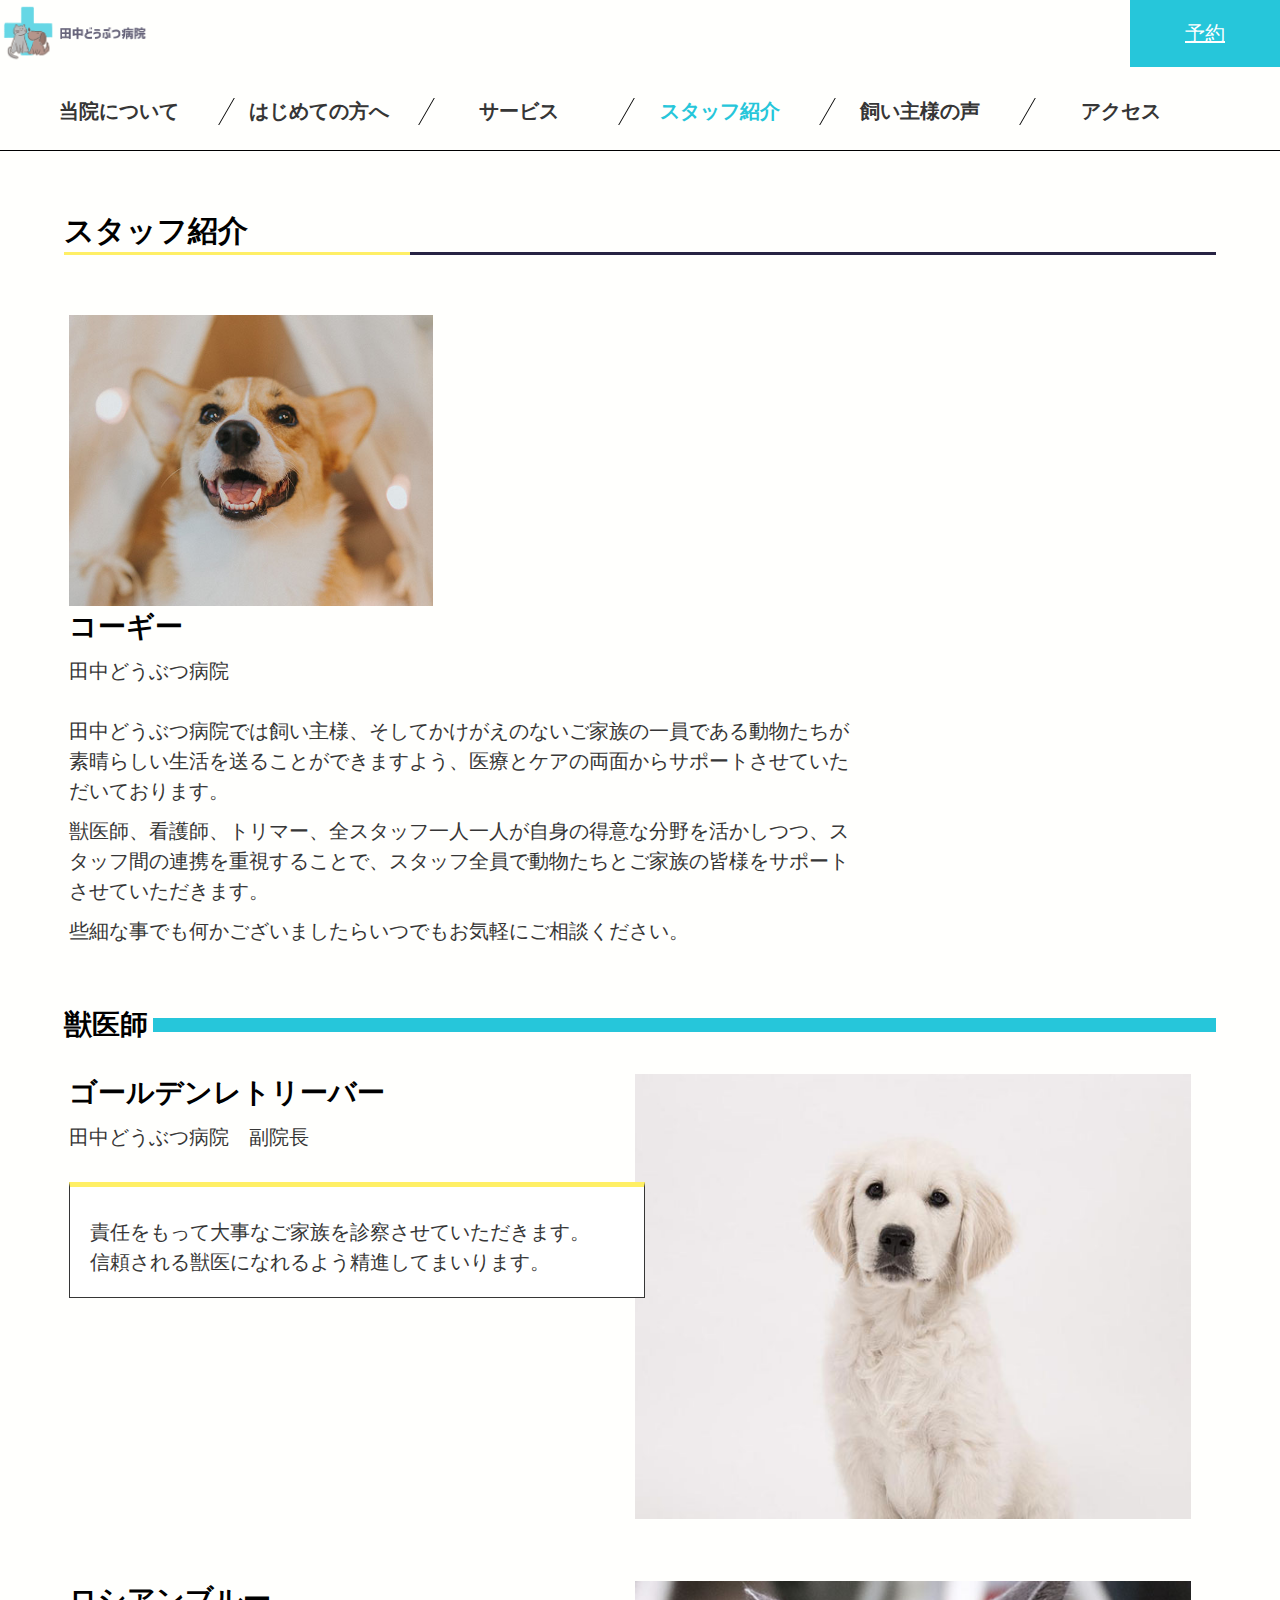
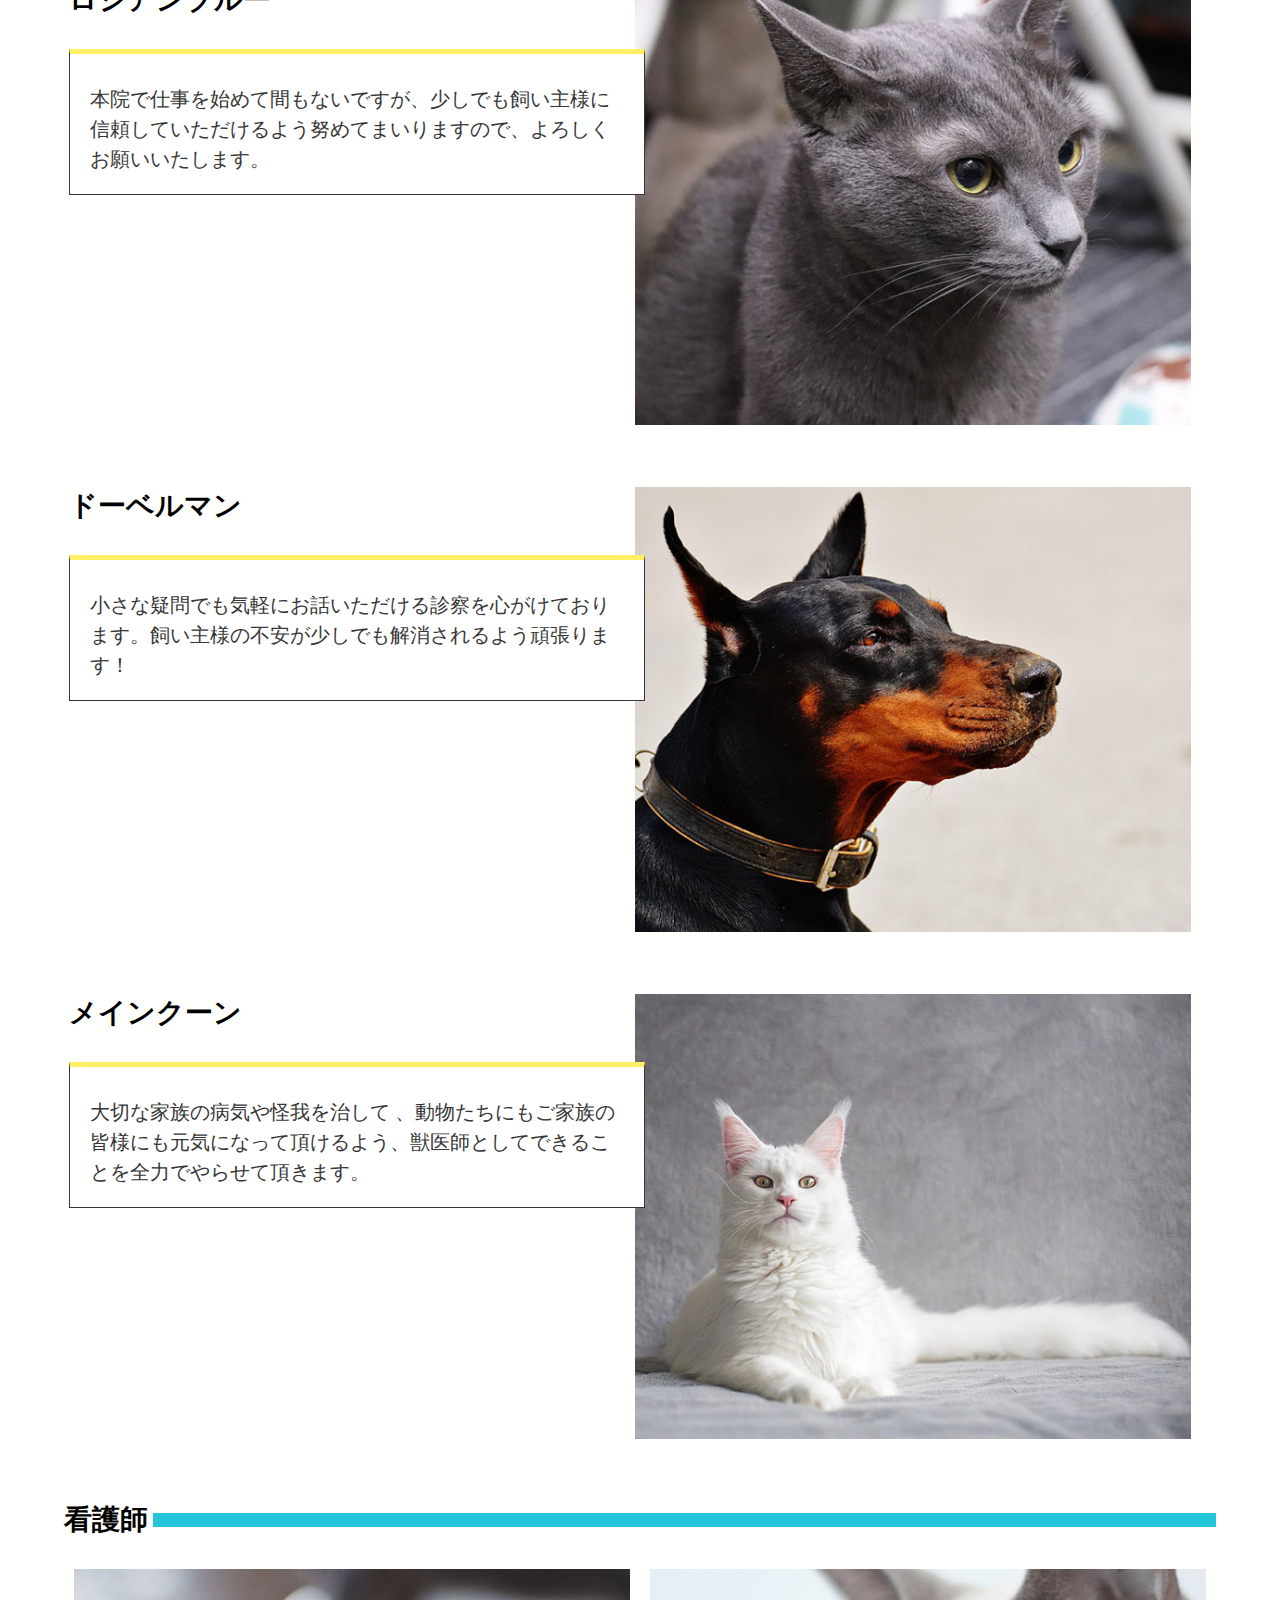
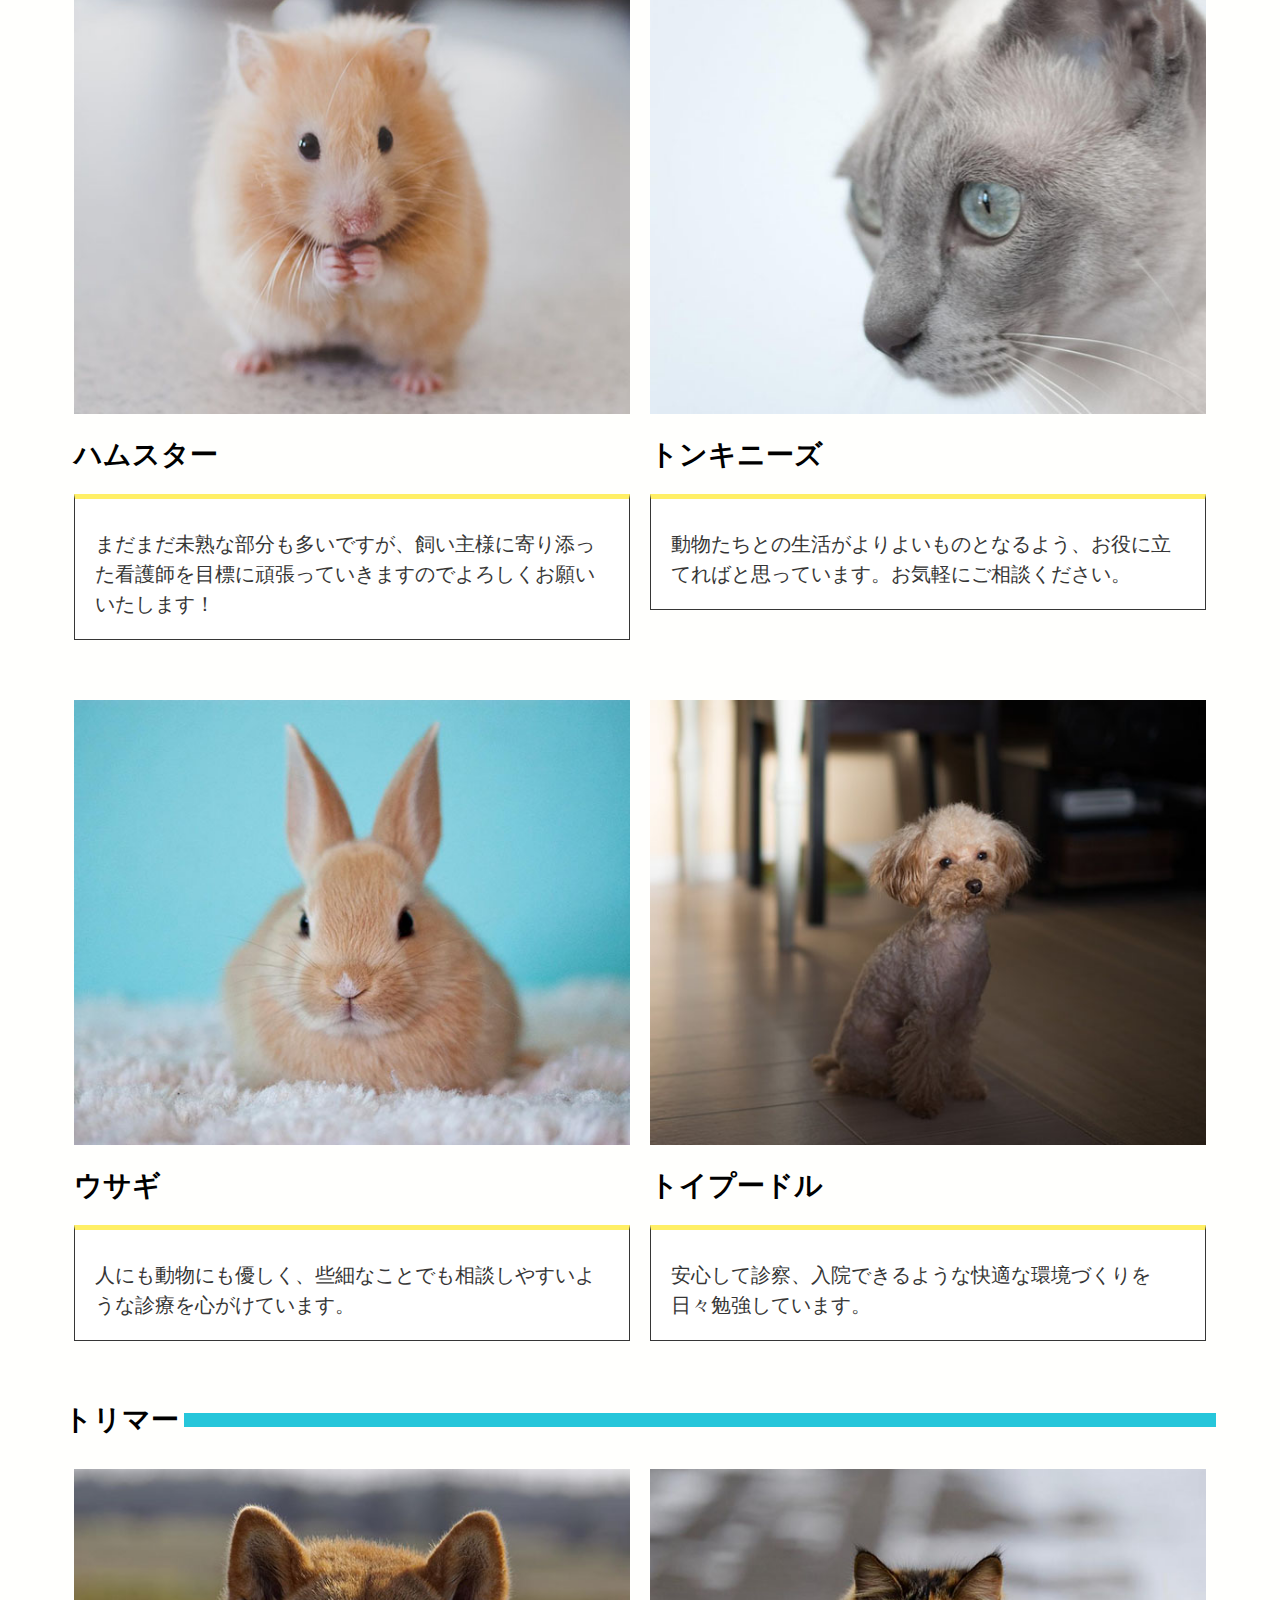
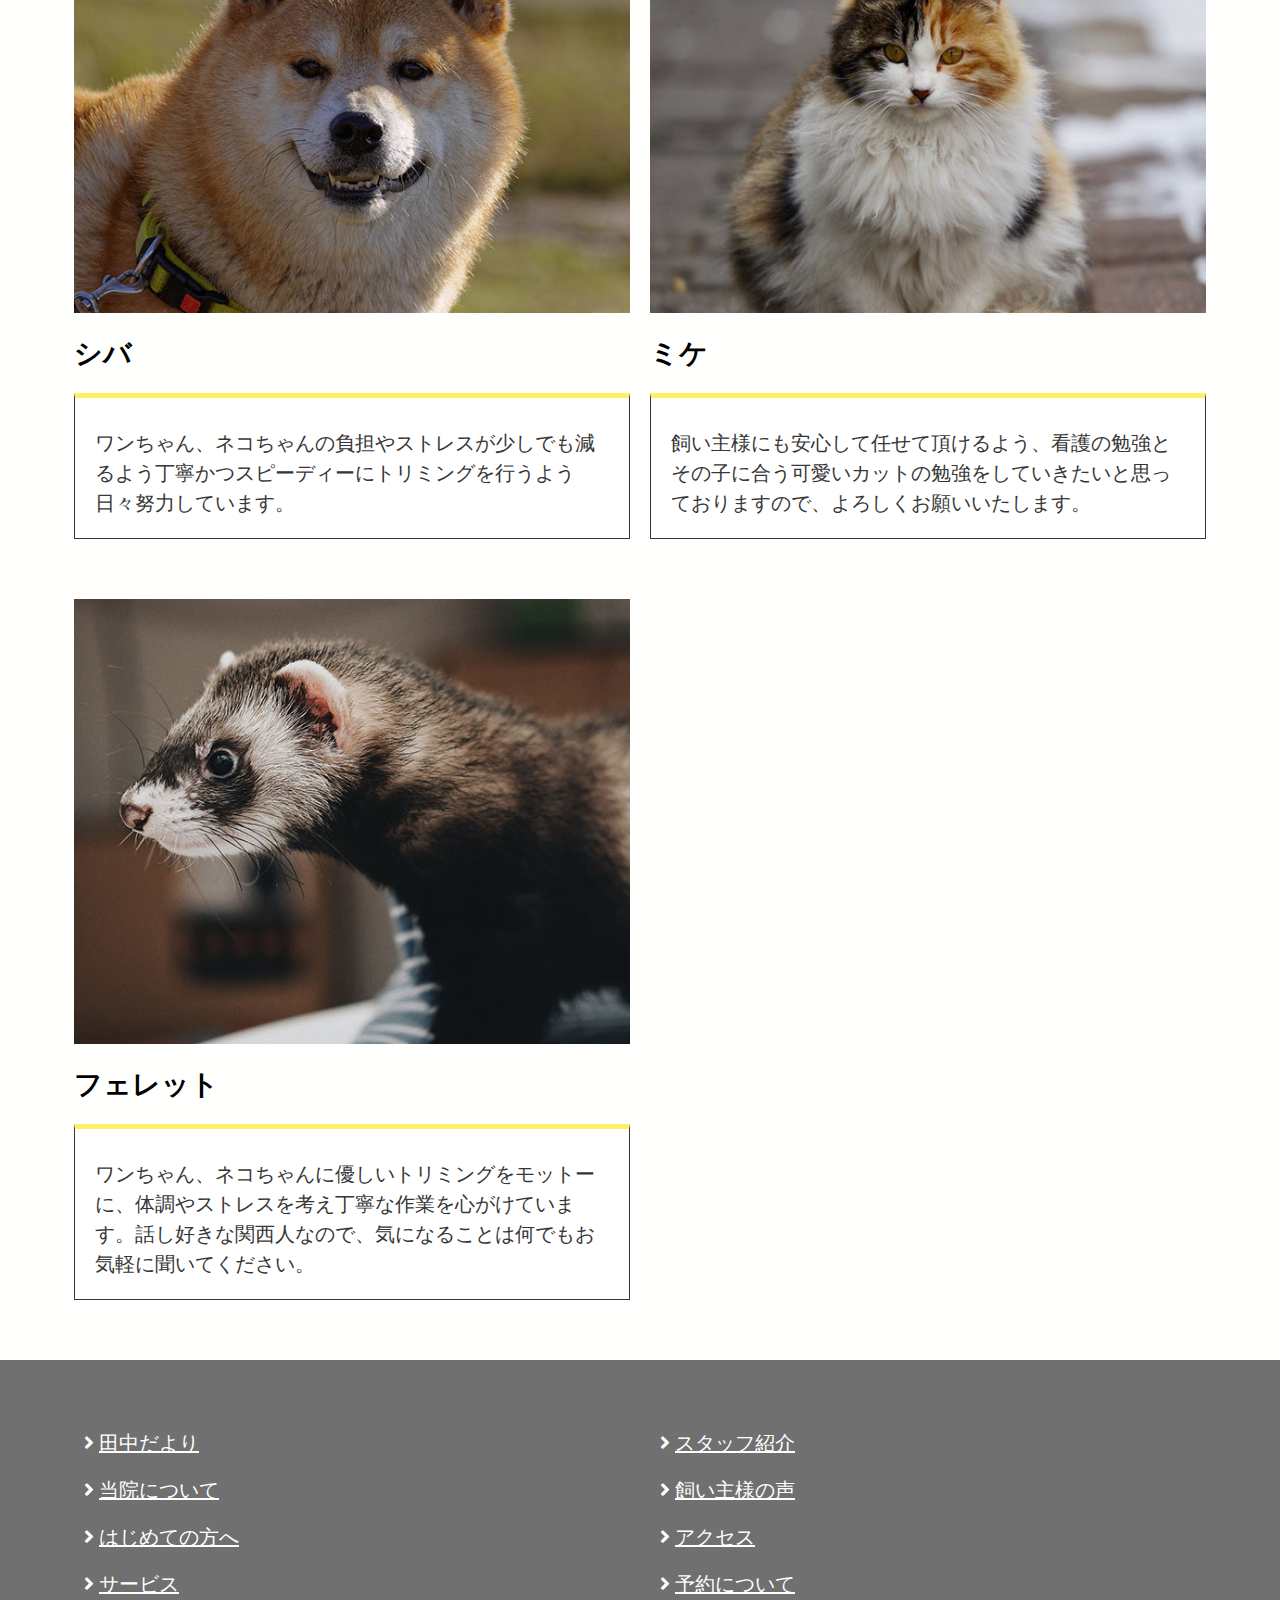
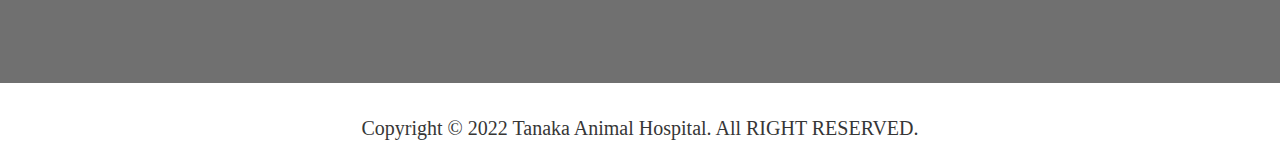
<file: staff.html>
<!DOCTYPE html>
<html lang="ja">

<head>
	<meta charset="UTF-8">
	<meta http-equiv="X-UA-Compatible" content="IE=edge">
	<meta name="viewport" content="width=device-width, initial-scale=1.0">
	<link rel="stylesheet" href="style.css">
	<link href="https://use.fontawesome.com/releases/v5.6.1/css/all.css" rel="stylesheet">
	<script src="https://code.jquery.com/jquery-3.4.1.min.js"
		integrity="sha256-CSXorXvZcTkaix6Yvo6HppcZGetbYMGWSFlBw8HfCJo=" crossorigin="anonymous"></script>
	<link rel="stylesheet" href="https://use.fontawesome.com/releases/v5.6.4/css/all.css">
	<link rel="shortcut icon" href="image/icon.ico">
	<title>スタッフ紹介 | 田中どうぶつ病院</title>
</head>

<body>
	<header class="top">
		<div class="logo"><a href="index.html"><img src="image/logo.png" alt="田中どうぶつ病院" /></a></div>
		<div class="top_right">
			<div class="yoyaku_button"><a href="yoyaku.html">予約</a></div>
		</div>
		<div class="nav">
			<ul>
				<li><a href="about.html">当院について</a></li>
				<li><a href="flow.html">はじめての方へ</a></li>
				<li><a href="service.html">サービス</a></li>
				<li class="here"><a href="staff.html">スタッフ紹介</a></li>
				<li><a href="voice.html">飼い主様の声</a></li>
				<li><a href="access.html">アクセス</a></li>
			</ul>
		</div>
		<div class="hamburger-menu">
			<input type="checkbox" id="menu-btn-check">
			<label for="menu-btn-check" class="menu-btn"><span></span></label>
			<!--ここからメニュー-->
			<div class="menu-content">
				<ul>
					<li><a href="about.html">当院について</a></li>
					<li><a href="flow.html">はじめての方へ</a></li>
					<li><a href="service.html">サービス</a></li>
					<li><a href="staff.html">スタッフ紹介</a></li>
					<li><a href="voice.html">飼い主様の声</a></li>
					<li><a href="access.html">アクセス</a></li>
					<li><a href="yoyaku.html">予約について</a></li>
				</ul>
			</div>
			<!--ここまでメニュー-->
		</div>
	</header>
	<main class="clear">
		<h1>スタッフ紹介</h1>
		<section class="con1300 pt-60">
			<div class="box-warraper">
				<div class="box-3">
					<img src="image/corgi.jpg" alt="院長" width="100%">
				</div>
				<div class="box-7 ta-left">
					<h4>コーギー</h4>
					<p>田中どうぶつ病院</p>
					<p class="mt-30">
						田中どうぶつ病院では飼い主様、そしてかけがえのないご家族の一員である動物たちが素晴らしい生活を送ることができますよう、医療とケアの両面からサポートさせていただいております。</p>
					<p class="mt-10">
						獣医師、看護師、トリマー、全スタッフ一人一人が自身の得意な分野を活かしつつ、スタッフ間の連携を重視することで、スタッフ全員で動物たちとご家族の皆様をサポートさせていただきます。</p>
					<p class="mt-10">些細な事でも何かございましたらいつでもお気軽にご相談ください。</p>
				</div>
			</div>
		</section>
		<section class="con1300 pt-60">
			<h2>獣医師</h2>
			<div class="staff_wrap pt-30">
				<div class="staff_box">
					<h4>ゴールデンレトリーバー</h4>
					<p>田中どうぶつ病院　副院長</p>
					<div class="text_box">
						<p>責任をもって大事なご家族を診察させていただきます。<br>信頼される獣医になれるよう精進してまいります。</p>
					</div>
				</div>
				<div class="image_box">
					<img src="image/dog.jpg" alt="副院長" width="100%">
				</div>
			</div>
			<div class="staff_wrap pt-60">
				<div class="staff_box">
					<h4>ロシアンブルー</h4>
					<div class="text_box">
						<p>本院で仕事を始めて間もないですが、少しでも飼い主様に信頼していただけるよう努めてまいりますので、よろしくお願いいたします。</p>
					</div>
				</div>
				<div class="image_box">
					<img src="image/russianblue.jpg" alt="ロシアンブルー" width="100%">
				</div>
			</div>
			<div class="staff_wrap pt-60">
				<div class="staff_box">
					<h4>ドーベルマン</h4>
					<div class="text_box">
						<p>小さな疑問でも気軽にお話いただける診察を心がけております。飼い主様の不安が少しでも解消されるよう頑張ります！</p>
					</div>
				</div>
				<div class="image_box">
					<img src="image/doberman.jpg" alt="ドーベルマン" width="100%">
				</div>
			</div>
			<div class="staff_wrap pt-60">
				<div class="staff_box">
					<h4>メインクーン</h4>
					<div class="text_box">
						<p>大切な家族の病気や怪我を治して 、動物たちにもご家族の皆様にも元気になって頂けるよう、獣医師としてできることを全力でやらせて頂きます。</p>
					</div>
				</div>
				<div class="image_box">
					<img src="image/mainecoon.jpg" alt="メインクーン" width="100%">
				</div>
			</div>
		</section>
		<section class="con1300 pt-60">
			<h2>看護師</h2>
			<div class="box-warraper pt-30">
				<div class="box-2">
					<img src="image/hamster.jpg" alt="ハムスター" width="100%">
					<h4 class="ta-left mt-20">ハムスター</h4>
					<div class="text_box">
						<p>まだまだ未熟な部分も多いですが、飼い主様に寄り添った看護師を目標に頑張っていきますのでよろしくお願いいたします！</p>
					</div>
				</div>
				<div class="box-2">
					<img src="image/tonkinese.jpg" alt="トンキニーズ" width="100%">
					<h4 class="ta-left mt-20">トンキニーズ</h4>
					<div class="text_box">
						<p>動物たちとの生活がよりよいものとなるよう、お役に立てればと思っています。お気軽にご相談ください。</p>
					</div>
				</div>
			</div>
			<div class="box-warraper pt-60">
				<div class="box-2">
					<img src="image/rabbit.jpg" alt="ウサギ" width="100%">
					<h4 class="ta-left mt-20">ウサギ</h4>
					<div class="text_box">
						<p>人にも動物にも優しく、些細なことでも相談しやすいような診療を心がけています。</p>
					</div>
				</div>
				<div class="box-2">
					<img src="image/poodle.jpg" alt="トイプードル" width="100%">
					<h4 class="ta-left mt-20">トイプードル</h4>
					<div class="text_box">
						<p>安心して診察、入院できるような快適な環境づくりを日々勉強しています。</p>
					</div>
				</div>
			</div>
		</section>
		<section class="con1300 pt-60">
			<h2>トリマー</h2>
			<div class="box-warraper pt-30">
				<div class="box-2">
					<img src="image/shibainu.jpg" alt="シバ" width="100%">
					<h4 class="ta-left mt-20">シバ</h4>
					<div class="text_box">
						<p>ワンちゃん、ネコちゃんの負担やストレスが少しでも減るよう丁寧かつスピーディーにトリミングを行うよう日々努力しています。</p>
					</div>
				</div>
				<div class="box-2">
					<img src="image/calicocat.jpg" alt="ミケ" width="100%">
					<h4 class="ta-left mt-20">ミケ</h4>
					<div class="text_box">
						<p>飼い主様にも安心して任せて頂けるよう、看護の勉強とその子に合う可愛いカットの勉強をしていきたいと思っておりますので、よろしくお願いいたします。</p>
					</div>
				</div>
			</div>
			<div class="box-warraper pt-60">
				<div class="box-2">
					<img src="image/ferret.jpg" alt="フェレット" width="100%">
					<h4 class="ta-left mt-20">フェレット</h4>
					<div class="text_box">
						<p>ワンちゃん、ネコちゃんに優しいトリミングをモットーに、体調やストレスを考え丁寧な作業を心がけています。話し好きな関西人なので、気になることは何でもお気軽に聞いてください。</p>
					</div>
				</div>
		<div id="page_top"><a href="#"></a></div>
	</main>
	<footer>
		<div class="con1300 pb-60">
			<div class="box-warraper">
				<div class="box-2">
					<ul>
						<li><a href="news/index.html">田中だより</a></li>
						<li><a href="about.html">当院について</a></li>
						<li><a href="flow.html">はじめての方へ</a></li>
						<li><a href="service.html">サービス</a></li>
					</ul>
				</div>
				<div class="box-2">
					<ul>
						<li><a href="staff.html">スタッフ紹介</a></li>
						<li><a href="voice.html">飼い主様の声</a></li>
						<li><a href="access.html">アクセス</a></li>
						<li><a href="yoyaku.html">予約について</a></li>
					</ul>
				</div>
			</div>
		</div>
		<div id="copyright">
			<p>Copyright © 2022 Tanaka Animal Hospital. All RIGHT RESERVED.</p>
		</div>
	</footer>
	<script type="text/javascript" src="js/anchor.js"></script>
</body>

</html>
</file>
<file: style.css>
/* ------------------------------------
   共通
   ------------------------------------*/
* {
	margin: 0;
	padding: 0;
	box-sizing: border-box;
}

html {
	font-size: 62.5%;
	background: #FFFFFD;
}

.only-pc {
	display: block;
	width: 100%;
}

.only-sp {
	display: none;
}

@media screen and (max-width:650px) {
	.only-pc {
		display: none;
	}

	.only-sp {
		display: block;
	}
}

p {
	font-size: 2rem;
	line-height: 3rem;
	color: #363636;
	margin-top: 1rem;
}

.fs-18 {
	font-size: 1.8em;
}

.fs-15 {
	font-size: 1.5em;
}

.fs-85 {
	font-size: 0.85em;
}

a {
	color: #363636;
	transition: all .4s;
}

a:hover {
	opacity: 0.6;
}

.fw-bold {
	font-weight: bold;
}

.fw-normal {
	font-weight: normal;
}

.clear {
	clear: both;
}

.center {
	width: 100%;
	padding-top: 10px;
	display: block;
	text-align: center;
	margin: 0 auto;
}

.ta-center {
	text-align: center;
}

.ta-right {
	text-align: right;
}

.ta-left {
	text-align: left;
}

.pt-10 {
	padding-top: 10px;
}

.pt-20 {
	padding-top: 20px;
}

.pt-30 {
	padding-top: 30px;
}

.pt-40 {
	padding-top: 40px;
}

.pt-50 {
	padding-top: 50px;
}

.pt-60 {
	padding-top: 60px;
}

.pb-10 {
	padding-bottom: 10px;
}

.pb-20 {
	padding-bottom: 20px;
}

.pb-30 {
	padding-bottom: 30px;
}

.pb-40 {
	padding-bottom: 40px;
}

.pb-50 {
	padding-bottom: 50px;
}

.pb-60 {
	padding-bottom: 60px;
}

.pl-10 {
	padding-left: 10px;
}

.pl-20 {
	padding-left: 20px;
}

.pl-30 {
	padding-left: 30px;
}

.pl-40 {
	padding-left: 40px;
}

.pl-50 {
	padding-left: 50px;
}

.pl-60 {
	padding-left: 60px;
}

.pr-10 {
	padding-right: 10px;
}

.pr-20 {
	padding-right: 20px;
}

.pr-30 {
	padding-right: 30px;
}

.pr-40 {
	padding-right: 40px;
}

.pr-50 {
	padding-right: 50px;
}

.pr-60 {
	padding-right: 60px;
}

.mt-10 {
	margin-top: 10px;
}

.mt-20 {
	margin-top: 20px;
}

.mt-30 {
	margin-top: 30px;
}

.mt-40 {
	margin-top: 40px;
}

.mt-50 {
	margin-top: 50px;
}

.mt-60 {
	margin-top: 60px;
}

.mb-10 {
	margin-bottom: 10px;
}

.mb-20 {
	margin-bottom: 20px;
}

.mb-30 {
	margin-bottom: 30px;
}

.mb-40 {
	margin-bottom: 40px;
}

.mb-50 {
	margin-bottom: 50px;
}

.mb-60 {
	margin-bottom: 60px;
}

.ml-10 {
	margin-left: 10px;
}

.ml-20 {
	margin-left: 20px;
}

.ml-30 {
	margin-left: 30px;
}

.ml-40 {
	margin-left: 40px;
}

.ml-50 {
	margin-left: 50px;
}

.ml-60 {
	margin-left: 60px;
}

.mr-10 {
	margin-right: 10px;
}

.mr-20 {
	margin-right: 20px;
}

.mr-30 {
	margin-right: 30px;
}

.mr-40 {
	margin-right: 40px;
}

.mr-50 {
	margin-right: 50px;
}

.mr-60 {
	margin-right: 60px;
}

.con980 {
	width: 980px;
	margin: 0 auto;
}

.con1300 {
	width: 1300px;
	margin: 0 auto;
}

h1 {
	width: 1300px;
	margin: 0 auto;
	margin-top: 30px;
	padding: 30px 0 0;
	font-size: 3rem;
	border-bottom: solid 3px #272343;
	position: relative;
}

h1:after {
	position: absolute;
	content: " ";
	display: block;
	border-bottom: solid 3px #FFEF65;
	bottom: -3px;
	width: 30%;
}

h2 {
	font-size: 2.8rem;
	display: flex;
	align-items: center;
	text-align: left;
	width: 100%;
}

h2::after {
	content: "";
	flex: 1;
	height: 14px;
	margin-left: 5px;
	background-color: #26C6DA;
}

h3 {
	background: #FFF6C5;
	font-size: 2rem;
	color: #363636;
	padding: 10px 20px;
	margin-top: 10px;
	margin-bottom: 10px;
}

h4 {
	font-size: 2.8rem;
	font-weight: bold;
}

h5 {
	font-size: 2rem;
	font-weight: bold;
}

table.table_type01,
table.table_type02,
table.table_type03 {
	font-size: 2rem;
	border-collapse: 2px;
	border: none;
}

table.table_type02,
table.table_type03 {
	width: 100%;
}

table.table_type03 th,
table.table_type03 td {
	background: #DDDDDD;
	color: #363636;
	font-weight: 100;
	padding: 20px;
}

table.table_type03 .jissi {
	background: #26C6DA;
	font-weight: bold;
}

table.table_type01 th,
table.table_type01 td {
	border: 1px solid #363636;
	padding: 20px;
}

table.table_type01 th {
	background: #DDDDDD;
}

table.table_type01 img {
	width: 20px;
}

.juui {
	background: #FFB74D;
	font-size: 2rem;
	padding: 2px 20px;
	border-radius: 5px;
}

.kangoshi {
	background: #FFEF65;
	font-size: 2rem;
	padding: 2px 20px;
	border-radius: 5px;
}

.trimmer {
	background: #26C6DA;
	font-size: 2rem;
	padding: 2px 20px;
	border-radius: 5px;
}

table.table_type02 th {
	border: 1px solid #363636;
	background: #DDDDDD;
	padding: 20px 0;
	text-align: center;
	font-weight: bold;
}

table.table_type02 td {
	border: 1px solid #363636;
	padding: 2px;
	position: relative;
}

table.table_type04,
table.table_type05 {
	font-size: 2rem;
}

.table_type04 th {
	background: #DDDDDD;
	border: none;
	color: #363636;
	font-weight: bold;
	padding: 20px;
	text-align: left;
}

.table_type04 td {
	border: none;
	padding: 20px;
}

.table_type05 {
	border-collapse: collapse;
	width: 100%;
}

.table_type05 .thead th {
	background: #DDDDDD;
	font-weight: bold;
	text-align: center;
}

.table_type05 th {
	background: #FFFFFF;
	font-weight: normal;
	text-align: left;
}

.table_type05 th,
.table_type05 td {
	padding: 20px;
	border: solid 1px #707070;
}

@media screen and (max-width: 700px) {
	h1 {
		font-size: 2.8rem;
	}

	h3 {
		font-size: 1.8rem;
	}

	h2,h4 {
		font-size: 2.2rem;
	}

	p {
		font-size: 1.8rem;
		line-height: 2.8rem;
	}

	table.table_type01,
	table.table_type02,
	table.table_type03,
	table.table_type04,
	table.table_type05 {
		font-size: 1.5rem !important;
	}

	table.table_type01 {
		width: 100%;
	}

	table.table_type01 th,
	table.table_type01 td {
		padding: 10px;
	}

	table.table_type01 img {
		width: 100%;
	}

	.table_type05 {
		width: 100%;
		margin: 0 auto;
	}

	.table_type05 .thead {
		display: none;
	}

	.table_type05 td {
		display: block;
		text-align: right;
		width: 100%;
		font-size: 1.5rem;
		padding: 20px 10px;
	}

	.table_type05 th {
		background: #DDDDDD;
		color: #363636;
		font-weight: bold;
		text-align: center;
		width: 100%;
		display: block;
		font-size: 1.8rem;
		padding: 20px 10px;
	}

	.table_type05 td:before {
		content: attr(data-label);
		float: left;
		font-weight: bold;
		margin-right: 10px;
		font-size: 1.5rem;
	}
}

.box-warraper {
	margin: 0 auto;
	text-align: center;
	flex-wrap: wrap;
	display: flex;
}

.box {
	border: 1px solid #363636;
	padding: 20px;
}

.box_type02 {
	background: #DDDDDD;
	padding: 20px;
	position: relative;
}

.box_type02 .title {
	position: absolute;
	top: -2rem;
	left: 2rem;
	font-size: 2.8rem;
	font-weight: bold;
}

.box-2 {
	width: calc(50% - 2rem);
	margin: 0 1rem;
	vertical-align: top;
}

.box-3 {
	display: inline-block;
	width: calc(33.3% - 2rem);
	margin: 0 0.5rem;
	vertical-align: top;
}

.box-3 .btn {
	display: block;
	width: 80%;
	background: #005C82;
	color: #FFFFFF;
	font-size: 2rem;
	font-weight: bold;
	text-decoration: none;
	margin: 0 auto;
	padding: 15px 20px;
	border-radius: 20px;
}

.box-4 {
	display: inline-block;
	width: calc(40% - 2rem);
	margin: 0 0.5rem;
	vertical-align: top;
}

.box-6 {
	display: inline-block;
	width: calc(60% - 2rem);
	margin: 0 0.5rem;
	vertical-align: top;
}

.box-7 {
	display: inline-block;
	width: calc(70% - 2rem);
	margin: 0 0.5rem;
	vertical-align: top;
}

.bg-g {
	background: #DDDDDD;
}

.right {
	text-align: right;
}

.left {
	text-align: left;
}

ul {
	font-size: 2rem;
	list-style: none;
	text-indent: -2rem;
	margin: 1rem 3rem;
}

ul li {
	margin-bottom: 5px;
}

ul li::before {
	text-indent: 2rem;
}

ul.dots {
	font-size: 2rem;
	text-indent: -2rem;
}

ul.dots li::before {
	text-indent: 1rem;
	content: "・";
}

.fc-orange {
	color: #FFB74D;
	font-weight: bold;
}

.fc-red {
	color: #D81010;
	font-weight: bold;
}

@media screen and (max-width: 1300px) {
	h1 {
		width: 90%;
	}

	.con1300 {
		width: 90%;
	}
}

@media screen and (max-width: 640px) {
	.box-warraper {
		display: block;
	}

	.box-2 {
		width: 100%;
		margin: 20px auto;
	}

	.box-3,
	.box-4,
	.box-6,
	.box-7 {
		width: 100%;
		margin: 20px auto;
	}

	table.table_type04 {
		width: 100%;
		margin: 0 auto;
	}

	.table_type04 th,
	.table_type04 td {
		border-bottom: none;
		display: block;
		width: 100%;
		padding: 20px 10px;
	}

	ul, ul.dots {
		font-size: 1.8rem;
	}
}

/* ------------------------------------
   上に戻るボタン
   ------------------------------------*/
#page_top {
	width: 50px;
	height: 50px;
	position: fixed;
	right: 25px;
	bottom: 50px;
	background: #26C6DA;
	border-radius: 50%;
	opacity: 0;
	transform: translateY(100px);
}

#page_top a {
	position: relative;
	display: block;
	width: 50px;
	height: 50px;
	text-decoration: none;
}

#page_top a::before {
	font-family: 'Font Awesome 5 Free';
	font-weight: 900;
	content: '\f102';
	font-size: 25px;
	color: #fff;
	position: absolute;
	width: 25px;
	height: 25px;
	top: -5px;
	bottom: 0;
	right: 0;
	left: 0;
	margin: auto;
	text-align: center;
}

#page_top.UpMove {
	animation: UpAnime 0.5s forwards;
}

@keyframes UpAnime {
	from {
		opacity: 0;
		transform: translateY(100px);
	}

	to {
		opacity: 1;
		transform: translateY(0);
	}
}

/*　下に下がる動き　*/

#page_top.DownMove {
	animation: DownAnime 0.5s forwards;
}

@keyframes DownAnime {
	from {
		opacity: 1;
		transform: translateY(0);
	}

	to {
		opacity: 1;
		transform: translateY(100px);
	}
}

/* ------------------------------------
   TOP header
   ------------------------------------*/
.top {
	width: 100%;
}

.logo {
	float: left;
	width: 20%;
}

.logo img {
	width: 60%;
}

.logo a:hover {
	opacity: 0.7;
}

.yoyaku_button {
	display: block;
	float: right;
	width: 150px;
	background-color: #26C6DA;
	font-size: 2rem;
	padding: 20px 5px;
	text-align: center;
	transition: all 0.3s;
}

.yoyaku_button a {
	color: #FFF;
}

.yoyaku_button:hover, .yoyaku_button a:hover {
	opacity: 0.7;
}

.yoyakubotton::after {
	float: none;
}

.nav {
	display: block;
	width: 100%;
	clear: both;
	text-align: center;
	padding-top: 20px;
	padding-bottom: 10px;
	border-bottom: 1px solid #000;
	z-index: 100;
}

.nav ul {
	list-style-type: none;
}

.nav li {
	display: inline-block;
	width: 16%;
	-webkit-transform: skewX(150deg);
	-moz-transform: skewX(150deg);
	transform: skewX(150deg);
	border-right: 1px solid #000;
	text-align: center;
}

.nav li:last-child {
	border-right: none;
}

.nav a {
	display: block;
	transform: skewX(-150deg);
	padding: 0 10px;
	font-size: 2rem;
	font-weight: bold;
	text-decoration: none;
	transition: all .3s;
}

.nav a:hover, .nav .here a:hover {
	color: #FFB74D;
}

.nav .here a {
	color: #26C6DA;
	padding: 0;
}



@media screen and (max-width: 980px) {
	.logo {
		width: 60%;
	}

	.con980 {
		width: 95%;
		margin: 0 auto;
	}

	.nav a {
		font-size: 1.5rem;
	}

	.yoyaku_button {
		width: 100px;
		font-size: 2rem;
	}
}

@media screen and (max-width: 640px) {

	.nav {
		display: none;
	}

	.yoyaku_button {
		display: none;
	}

}

/*---------------------
  ハンバーガーメニュー
  ---------------------*/
.hamburger-menu {
	display: none;
}

@media screen and (max-width: 640px) {
	.hamburger-menu {
		display: block;
	}

	.menu-btn {
		position: fixed;
		top: 10px;
		right: 10px;
		display: flex;
		height: 60px;
		width: 60px;
		justify-content: center;
		align-items: center;
		z-index: 90;
		background-color: #26C6DA;
	}

	.menu-btn span,
	.menu-btn span:before,
	.menu-btn span:after {
		content: '';
		display: block;
		height: 3px;
		width: 25px;
		border-radius: 3px;
		background-color: #ffffff;
		position: absolute;
	}

	.menu-btn span:before {
		bottom: 8px;
	}

	.menu-btn span:after {
		top: 8px;
	}

	#menu-btn-check:checked~.menu-content {
		left: 0;
		/*メニューを画面内へ*/
	}

	#menu-btn-check:checked~.menu-btn span {
		background-color: rgba(255, 255, 255, 0);
		/*メニューオープン時は真ん中の線を透明にする*/
	}

	#menu-btn-check:checked~.menu-btn span::before {
		bottom: 0;
		transform: rotate(45deg);
	}

	#menu-btn-check:checked~.menu-btn span::after {
		top: 0;
		transform: rotate(-45deg);
	}

	#menu-btn-check {
		display: none;
	}

	.menu-content {
		width: 100%;
		height: 100%;
		position: fixed;
		top: 0;
		left: 100%;
		z-index: 80;
		background-color: #26C6DA;
		transition: all 0.5s;
	}

	.menu-content ul {
		padding: 70px 10px 0;
	}

	.menu-content ul li {
		border-bottom: solid 1px #ffffff;
		list-style: none;
	}

	.menu-content ul li a {
		display: block;
		width: 100%;
		font-size: 18px;
		box-sizing: border-box;
		color: #ffffff;
		text-decoration: none;
		padding: 9px 15px 10px 0;
		position: relative;
	}

	.menu-content ul li a::before {
		content: "";
		width: 7px;
		height: 7px;
		border-top: solid 2px #ffffff;
		border-right: solid 2px #ffffff;
		transform: rotate(45deg);
		position: absolute;
		right: 11px;
		top: 16px;
		transition: all .2s;
	}

	.menu-content ul li a:hover::before {
		right: 6px;
	}

}

/* ------------------------------------
   slidshow
   ------------------------------------*/

ul.slider {
	padding: 0;
}

.slider {
	position: relative;
	z-index: 1;
	width: 80%;
	height: 100vh;
	margin: 0 auto;
}

/*　背景画像設定　*/
.slider-item01 {
	background: url(image/image01.jpg);
}

.slider-item02 {
	background: url(image/image02.jpg);
}

.slider-item03 {
	background: url(image/image03.jpg);
}

.slider-item {
	width: 60%;
	height: 80vh;
	background-repeat: no-repeat;
	background-position: center;
	background-size: cover;
}

/*矢印の設定*/
.slick-prev,
.slick-next {
	content: '▼';
	position: absolute;
	z-index: 3;
	top: 40%;
	cursor: pointer;
	outline: none;
	border-top: 2px solid #363636;
	border-right: 2px solid #363636;
	height: 25px;
	width: 25px;
}

.slick-prev {
	left: 2.5%;
	transform: rotate(-135deg);
}

.slick-next {
	right: 2.5%;
	transform: rotate(45deg);
}

.slick-dots {
	position: relative;
	z-index: 3;
	text-align: center;
	margin: -50px 0 0 0;
}

.slick-dots li {
	display: inline-block;
	margin: 0 5px;
}

.slick-dots button {
	color: transparent;
	outline: none;
	width: 8px;
	height: 8px;
	display: block;
	border-radius: 50%;
	background: #DDDDDD;
	border: none;
}

.slick-dots .slick-active button {
	background: #363636;
}

@media screen and (max-width: 568px) {
	.slider {
		width: 90%;
		height: 85vh;
	}

	.slider-item {
		width: 90%;
	}
}

/* ------------------------------------
   newsbox
   ------------------------------------*/
#newsbox {
	clear: both;
	margin-top: 20px;
	padding: 10px;
}

dl::after {
	content: "";
	display: block;
	clear: both;
}

dt, dd {
	padding: 10px;
	font-size: 2rem;
	border-top: 1px solid #005C82;
	box-sizing: border-box;
	line-height: 1.5;
	float: left;
}

dt:first-of-type,
dd:first-of-type {
	border: 0;
}

dt {
	width: 5rem;
	font-weight: bold;
	text-align: center;
}

dd {
	width: -webkit-calc(100% - 5em);
	width: calc(100% - 5rem);
}

.title {
	display: inline-block;
	padding-left: 8px;
}

.selection {
	display: none;
}

#page-1 {
	display: block;
}

@media screen and (max-width: 700px) {
	dt, dd {
		font-size: 1.8rem;
	}

	dd {
		border-bottom: 1px dotted #ccc;
	}

	dt {
		text-align: left;
	}

}

/* ------------------------------------
   calendar
   ------------------------------------*/

.calendar_top {
	position: relative;
}

.icon {
	position: absolute;
	top: 8px;
	right: 0;
}

.fc-today-button,
.fc-daygrid-day-number {
	font-size: 1.6rem !important;
}

.fc .fc-button,
.fc .fc-button .fc-icon {
	font-size: 1.6rem !important;
}

.fc .fc-toolbar-title {
	font-size: 2.2rem !important;
}

.fc-col-header-cell-cushion {
	padding: 10px 40px;
	font-size: 1.8rem;
}

.fc-h-event .fc-event-title-container {
	text-align: center;
}

.fc-event-title {
	font-size: 1.6rem;
}

/* ------------------------------------
   staff
   ------------------------------------*/

.staff_wrap {
	width: 100%;
	display: flex;
	flex-wrap: wrap;
}

.image_box {
	display: inline-block;
	width: calc(50% - 2rem);
	margin: 0 0.5rem;
}

.staff_box {
	display: inline-block;
	width: calc(50% - 2rem);
	margin: 0 0.5rem;
	text-align: left;
	position: relative;
}

.staff_box .text_box {
	margin-top: 30px;
	position: absolute;
	width: calc(100% + 20px);
	text-align: left;
	right: -20px;
	padding: 20px;
	background: #FFFFFF;
	border-top: solid #FFEF65 5px;
	border-left: solid #363636 1px;
	border-right: solid #363636 1px;
	border-bottom: solid #363636 1px;
}

.box-2 .text_box {
	margin-top: 20px;
	padding: 20px;
	text-align: left;
	background: #FFFFFF;
	border-top: solid #FFEF65 5px;
	border-left: solid #363636 1px;
	border-right: solid #363636 1px;
	border-bottom: solid #363636 1px;
}

@media screen and (max-width: 700px) {

	.image_box,
	.staff_box {
		display: block;
		width: 100%;
	}

	.staff_box {
		order: 1;
	}

	.staff_box .text_box {
		margin-top: 10px;
		position: relative;
		width: 100%;
		right: 0;
		top: 0;
	}
}

/* ------------------------------------
   acccss
   ------------------------------------*/

dl.acccss {
	display: flex;
	flex-wrap: wrap;
	width: 100%;
	margin-bottom: 5px;
}

dl.acccss dt {
	background: #005C82;
	color: #FFF;
	font-weight: bold;
	padding: 10px 30px;
	width: 20%;
}

dl.acccss dd {
	padding: 10px;
	width: 80%;
}

.access_btn {
	padding: 10px 20px;
	background: #005C82;
	color: #FFF;
	font-weight: bold;
}

@media screen and (max-width: 700px) {
	dl.acccss dt {
		width: 100%;
		margin-top: 20px;
	}

	dl.acccss dd {
		width: 100%;
	}
}

/* ------------------------------------
   footer
   ------------------------------------*/
footer {
	background: #707070;
	width: 100%;
	margin-top: 60px;
	padding-top: 60px;
}

footer ul {
	list-style-type: none;
	text-align: left;
}

footer li {
	padding-bottom: 15px;
}

footer li::before {
	font-family: "Font Awesome 5 Free";
	content: '\f105';
	font-weight: 900;
	color: #FFF;
	font-size: 2rem;
}

footer a {
	color: #FFF;
	font-size: 2rem;
	padding-left: 5px;
	transition: all .3s;
}

footer a:hover {
	opacity: 0.6;
}

#copyright {
	background: #fff;
	padding: 20px 0;
	text-align: center;
}

@media screen and (max-width: 568px) {
	#copyright p {
		font-size: 1.3rem;
	}
}


/* ------------------------------------
   tab切替
   ------------------------------------*/
.tab-wrap {
	display: flex;
	flex-wrap: wrap;
	margin: 20px 0;
}

.tab-wrap:after {
	content: '';
	width: 100%;
	height: 3px;
	background: #26C6DA;
	display: block;
	order: -1;
}

.tab-label {
	color: White;
	font-size: 1.4rem;
	background: LightGray;
	font-weight: bold;
	text-shadow: 0 -1px 0 rgba(0, 0, 0, .2);
	white-space: nowrap;
	text-align: center;
	padding: 10px .5em;
	order: -1;
	position: relative;
	z-index: 1;
	cursor: pointer;
	border-radius: 5px 5px 0 0;
	flex: 1;
}

.tab-label:not(:last-of-type) {
	margin-right: 5px;
}

.tab-content {
	width: 100%;
	height: 0;
	overflow: hidden;
	opacity: 0;
}

/* アクティブなタブ */
.tab-switch:checked+.tab-label {
	background: #26C6DA;
}

.tab-switch:checked+.tab-label+.tab-content {
	height: auto;
	overflow: auto;
	padding: 15px;
	opacity: 1;
	transition: .5s opacity;
	box-shadow: 0 0 3px rgba(0, 0, 0, .2);
}

/* ラジオボタン非表示 */
.tab-switch {
	display: none;
}

/* ------------------------------------
   フロー
   ------------------------------------*/
.stepbar {
	margin: 0 auto;
	width: 80%;
}

.stepbar .stepbarwrap {
	margin: 2em 0;
	position: relative;
}

.stepbar .stepbarwrap .steptitle {
	display: flex;
	align-items: top;
}

.stepbar .stepbarwrap .steptitle .stepcircle {
	display: inline-block;
	width: 3rem;
	height: 3rem;
	content: "";
	border-radius: 50%;
	background-color: #fff;
	border: 1px solid #363636;
}

.stepbar .stepbarwrap .steptitle .stepnum {
	padding-left: 1em;
	font-size: 2em;
	color: #363636;
	font-weight: bold;
	margin-bottom: 20px;
}

.stepbar .stepbarwrap .steptxt {
	padding-left: 6em;
}

.stepbar .stepbarwrap .steptxt .txt {
	font-size: 2em;
}

.stepbar .stepbarwrap .steptxt a {
	background: #005C82;
	color: #FFFFFF;
	font-size: 2rem;
	font-weight: bold;
	text-decoration: none;
	padding: 10px 20px;
	border-radius: 25px;
}

.stepbar .stepbarwrap .stepline {
	width: 1px;
	height: calc(100% + 2em);
	background-color: #363636;
	position: absolute;
	top: 0;
	left: 1.5em;
	z-index: -1;
}

.stepbarwrap:last-of-type .stepline:last-of-type {
	display: none;
}

@media screen and (max-width: 960px) {
	.stepbar {
		width: 90%;
	}
}

@media screen and (max-width: 700px) {

	.stepbar .stepbarwrap .steptitle .stepnum {
		font-size: 1.8em;
	}

	.stepbar .stepbarwrap .steptxt .txt {
		font-size: 1.5rem;
		line-height: 2.8rem;
	}

	.stepbar .stepbarwrap .steptxt a {
		display: block;
		width: 200px;
		font-size: 1.5rem;
		text-align: center;
	}
}

/* ------------------------------------
    グラフ関連
   ------------------------------------*/
.chart-wrapper {
	width: 40vh;
	margin: auto;
}

.number {
	text-align: center;
	font-weight: bold;
	font-size: 3rem;
}

.number::after {
	content: '%';
	font-weight: bold;
	font-size: 3rem;
}

/* ------------------------------------
    yoyaku
   ------------------------------------*/

table.yoyaku_table {
	width: 100%;
}

.contact {
	width: 980px;
	margin: 0 auto;
	padding: 60px 0;
}

.contact-ttl {
	font-size: 40px;
	font-weight: bold;
	margin-bottom: 40px;
	text-align: center;
}

.contact-item,
.contact-body {
	padding: 20px;
	border: 1px solid #ccc;
	font-size: 1.8rem;
}

.contact-item {
	background: #DDDDDD;
}

.contact-body {
	width: 70%;
}

.form-text {
	width: 100%;
	padding: 10px;
	border-radius: 5px;
	border: 1px solid #ccc;
	appearance: none;
	-webkit-appearance: none;
	-moz-appearance: none;
	max-width: 400px;
}

.form-textarea {
	width: 100%;
	padding: 10px;
	height: 200px;
	border-radius: 5px;
	border: 1px solid #ccc;
	appearance: none;
	-webkit-appearance: none;
	-moz-appearance: none;
}

.contact-submit {
	width: 40%;
	background-color: #333;
	color: #fff;
	font-weight: bold;
	display: inline-block;
	margin: 0 20px;
	font-size: 16px;
	padding: 15px;
	border-radius: 100vh;
	border: none;
	appearance: none;
	-webkit-appearance: none;
	-moz-appearance: none;
	cursor: pointer;
	transition: all .3s;
}

.contact-submit:hover {
	opacity: 0.8;
}

input:focus,
textarea:focus {
	box-shadow: 0 0 5px 0 rgba(255, 183, 77, 1);
	border: 2px solid #FFF !important;
	outline: 0;
}

input, textarea {
	font-size: 1.8rem;
}

.required {
	font-size: 0.9rem;
	background: #D81010;
	color: #FFF;
	padding: 2px 5px;
	border-radius: 5px;
	margin-left: 10px;
}


@media screen and (max-width: 980px) {
	.contact {
		width: 95%;
	}
}

@media screen and (max-width: 700px) {
	.contact-item,
	.contact-body {
		padding: 20px 10px;
		font-size: 1.5rem;
	}

	input, textarea {
		font-size: 1.5rem;
	}

	.required {
		font-size: 1rem;
		display: block;
	}
	
}
</file>
